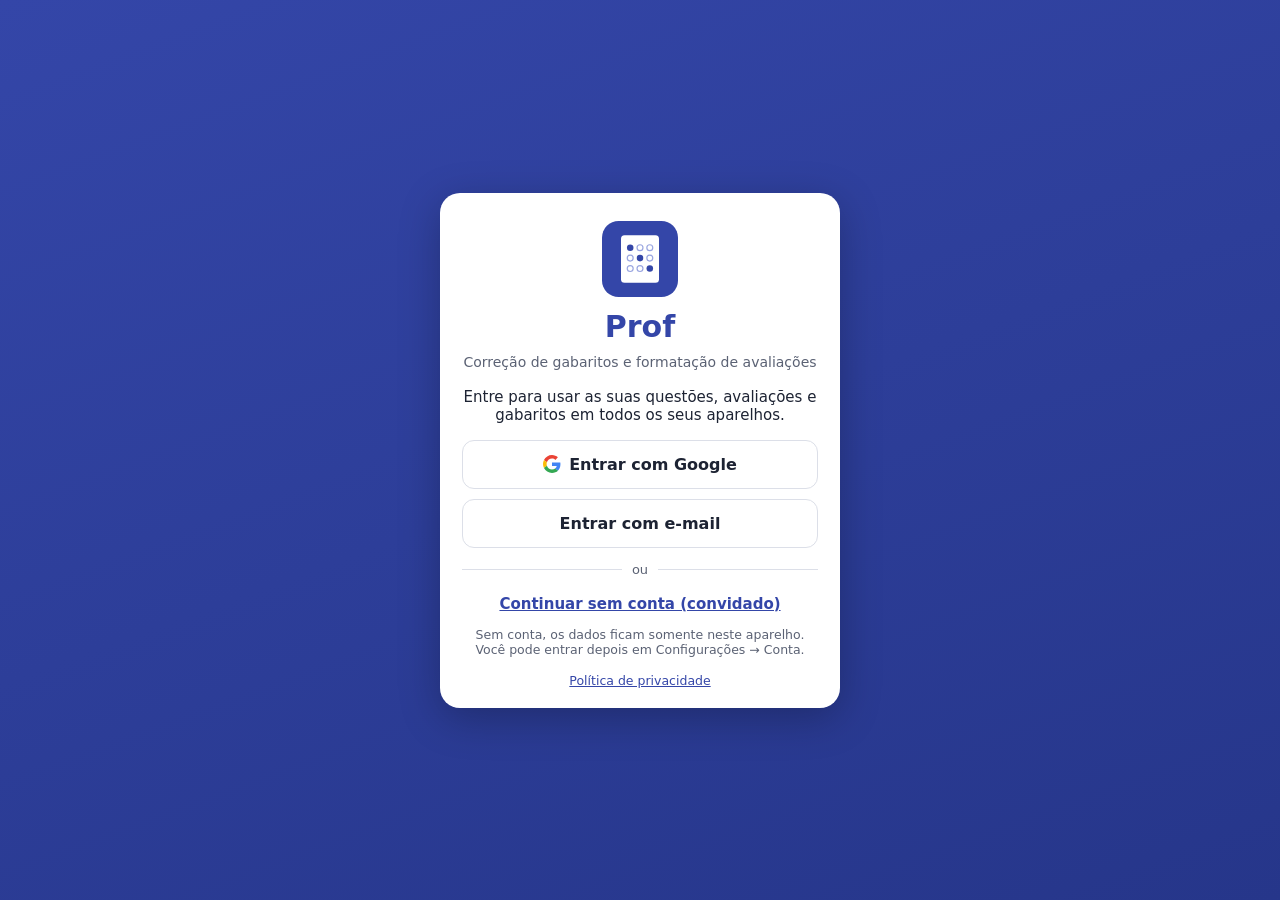
<file: index.html>
<!doctype html>
<html lang="pt-BR">
<head>
  <meta charset="utf-8">
  <meta name="viewport" content="width=device-width, initial-scale=1, viewport-fit=cover">
  <meta name="theme-color" content="#3446a8">
  <title>Prof</title>
  <link rel="manifest" href="manifest.webmanifest">
  <link rel="icon" href="icons/icon.svg" type="image/svg+xml">
  <link rel="apple-touch-icon" href="icons/apple-touch-icon.png">
  <meta name="apple-mobile-web-app-capable" content="yes">
  <meta name="apple-mobile-web-app-title" content="Prof">
  <link rel="stylesheet" href="css/app.css">
  <link rel="stylesheet" href="css/editor.css">
  <link rel="stylesheet" href="css/print.css">
</head>
<body>
  <header class="topbar no-print">
    <button class="icon-btn" id="btn-voltar" title="Voltar" aria-label="Voltar"><svg viewBox="0 0 24 24" fill="none" stroke="currentColor" stroke-width="3" stroke-linecap="round" stroke-linejoin="round"><path d="M19 12H5M12 19l-7-7 7-7"/></svg></button>
    <a href="#/" class="brand" id="brand">Prof</a>
    <h1 id="titulo-tela"></h1>
    <div id="topbar-acoes"></div>
    <a href="#/ajuda" class="icon-btn" id="btn-ajuda" title="Ajuda" aria-label="Ajuda"><svg viewBox="0 0 24 24" fill="none" stroke="currentColor" stroke-width="2" stroke-linecap="round" stroke-linejoin="round"><circle cx="12" cy="12" r="10"/><path d="M9.1 9a3 3 0 0 1 5.8 1c0 2-3 3-3 3"/><path d="M12 17h.01"/></svg></a>
    <a href="#/apoie" class="icon-btn" id="btn-apoie" title="Apoie o Prof" aria-label="Apoie o Prof"><svg viewBox="0 0 24 24" fill="none" stroke="currentColor" stroke-width="2" stroke-linecap="round" stroke-linejoin="round"><path d="M20.8 4.6a5.5 5.5 0 0 0-7.8 0L12 5.7l-1-1.1a5.5 5.5 0 0 0-7.8 7.8l1 1.1L12 21l7.8-7.5 1-1.1a5.5 5.5 0 0 0 0-7.8z"/></svg></a>
    <a href="#/configuracoes" class="icon-btn" id="btn-config" title="Configurações" aria-label="Configurações"><svg viewBox="0 0 24 24" fill="none" stroke="currentColor" stroke-width="2" stroke-linecap="round" stroke-linejoin="round"><circle cx="12" cy="12" r="3"/><path d="M19.4 15a1.65 1.65 0 0 0 .33 1.82l.06.06a2 2 0 1 1-2.83 2.83l-.06-.06a1.65 1.65 0 0 0-1.82-.33 1.65 1.65 0 0 0-1 1.51V21a2 2 0 1 1-4 0v-.09A1.65 1.65 0 0 0 9 19.4a1.65 1.65 0 0 0-1.82.33l-.06.06a2 2 0 1 1-2.83-2.83l.06-.06A1.65 1.65 0 0 0 4.6 15a1.65 1.65 0 0 0-1.51-1H3a2 2 0 1 1 0-4h.09A1.65 1.65 0 0 0 4.6 9a1.65 1.65 0 0 0-.33-1.82l-.06-.06a2 2 0 1 1 2.83-2.83l.06.06A1.65 1.65 0 0 0 9 4.6a1.65 1.65 0 0 0 1-1.51V3a2 2 0 1 1 4 0v.09a1.65 1.65 0 0 0 1 1.51 1.65 1.65 0 0 0 1.82-.33l.06-.06a2 2 0 1 1 2.83 2.83l-.06.06A1.65 1.65 0 0 0 19.4 9a1.65 1.65 0 0 0 1.51 1H21a2 2 0 1 1 0 4h-.09a1.65 1.65 0 0 0-1.51 1z"/></svg></a>
  </header>
  <main id="app"></main>
  <div id="print-root"></div>
  <div id="toasts" class="no-print"></div>
  <script type="module" src="js/app.js"></script>
</body>
</html>
</file>
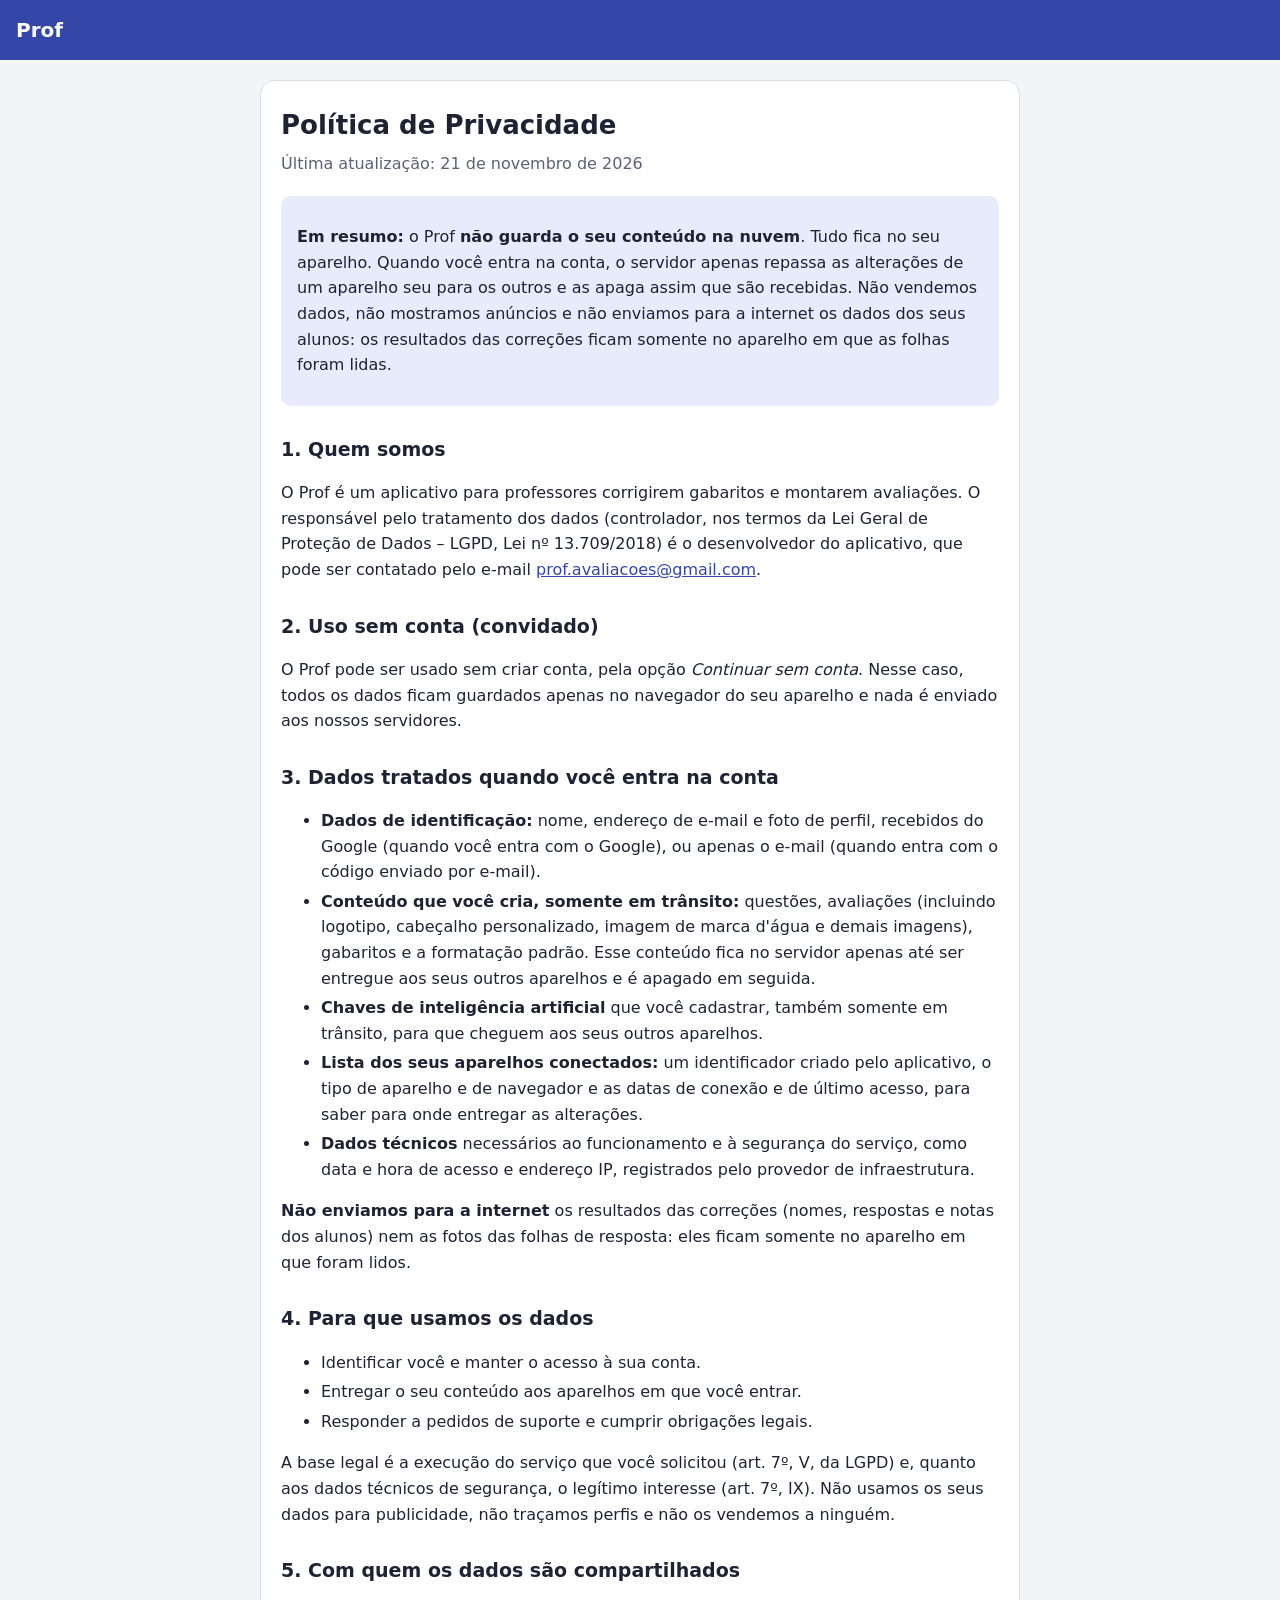
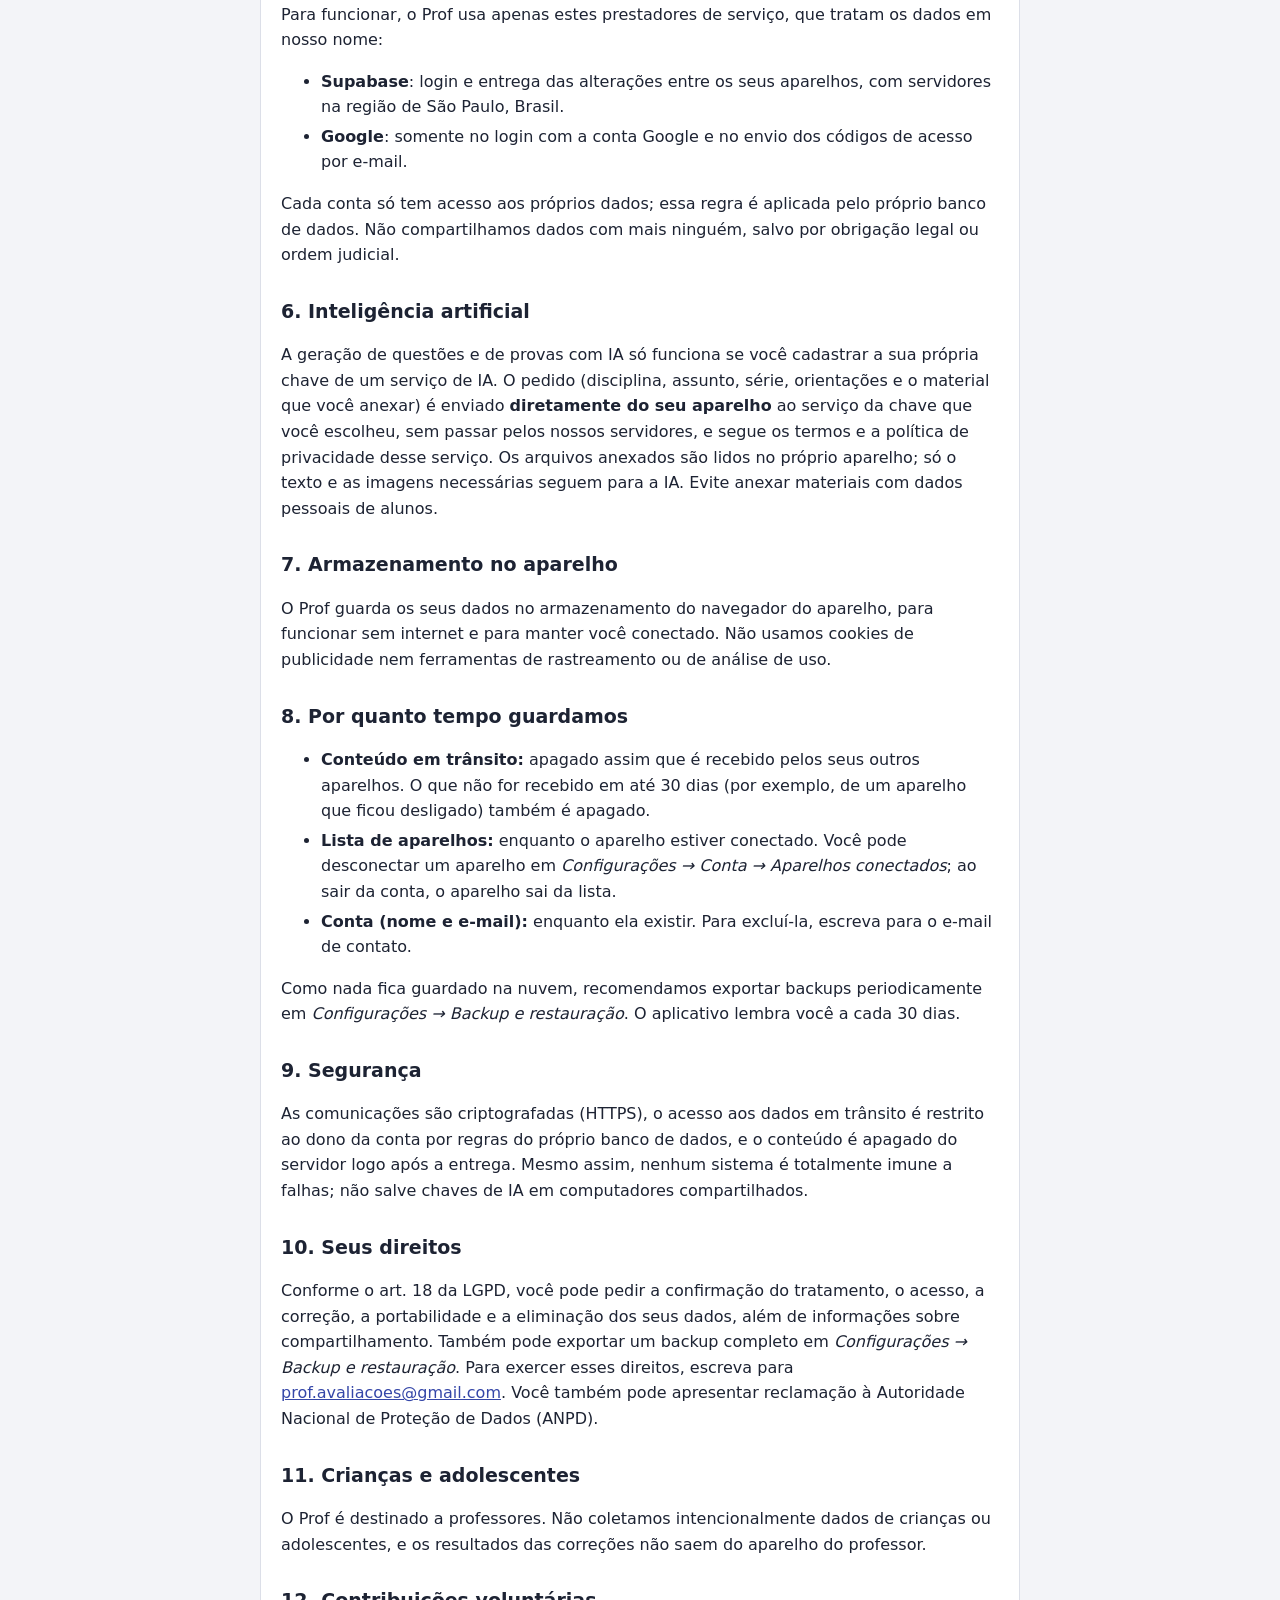
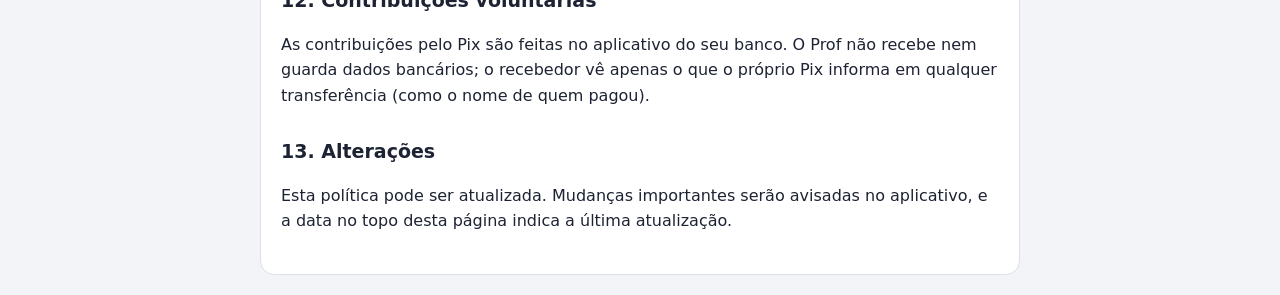
<file: privacidade.html>
<!doctype html>
<html lang="pt-BR">
<head>
  <meta charset="utf-8">
  <meta name="viewport" content="width=device-width, initial-scale=1">
  <meta name="theme-color" content="#3446a8">
  <title>Política de Privacidade – Prof</title>
  <link rel="icon" href="icons/icon.svg" type="image/svg+xml">
  <style>
    :root { --pri: #3446a8; --texto: #1d2333; --texto-2: #5b6274; --fundo: #f3f4f8; --sup: #fff; --borda: #dcdfe8; }
    * { box-sizing: border-box; }
    body { margin: 0; background: var(--fundo); color: var(--texto); font: 16px/1.6 system-ui, -apple-system, "Segoe UI", Roboto, sans-serif; }
    header { background: var(--pri); color: #fff; padding: 14px 16px; }
    header a { color: #fff; font-weight: 800; font-size: 20px; text-decoration: none; }
    main { max-width: 760px; margin: 20px auto; padding: 24px 20px; background: var(--sup); border: 1px solid var(--borda); border-radius: 14px; }
    h1 { font-size: 26px; margin: 0 0 4px; }
    h2 { font-size: 19px; margin: 28px 0 8px; }
    .data { color: var(--texto-2); margin: 0 0 20px; }
    li { margin: 4px 0; }
    a { color: var(--pri); }
    .resumo { background: #e8ebfb; border-radius: 10px; padding: 12px 16px; }
    @media (max-width: 800px) { main { margin: 0; border-radius: 0; border: 0; } }
  </style>
</head>
<body>
  <header><a href="./">Prof</a></header>
  <main>
    <h1>Política de Privacidade</h1>
    <p class="data">Última atualização: 21 de novembro de 2026</p>

    <div class="resumo">
      <p><strong>Em resumo:</strong> o Prof <strong>não guarda o seu conteúdo na nuvem</strong>. Tudo fica no seu aparelho. Quando você entra na conta, o servidor apenas repassa as alterações de um aparelho seu para os outros e as apaga assim que são recebidas. Não vendemos dados, não mostramos anúncios e não enviamos para a internet os dados dos seus alunos: os resultados das correções ficam somente no aparelho em que as folhas foram lidas.</p>
    </div>

    <h2>1. Quem somos</h2>
    <p>O Prof é um aplicativo para professores corrigirem gabaritos e montarem avaliações. O responsável pelo tratamento dos dados (controlador, nos termos da Lei Geral de Proteção de Dados – LGPD, Lei nº 13.709/2018) é o desenvolvedor do aplicativo, que pode ser contatado pelo e-mail <a href="mailto:prof.avaliacoes@gmail.com">prof.avaliacoes@gmail.com</a>.</p>

    <h2>2. Uso sem conta (convidado)</h2>
    <p>O Prof pode ser usado sem criar conta, pela opção <em>Continuar sem conta</em>. Nesse caso, todos os dados ficam guardados apenas no navegador do seu aparelho e nada é enviado aos nossos servidores.</p>

    <h2>3. Dados tratados quando você entra na conta</h2>
    <ul>
      <li><strong>Dados de identificação:</strong> nome, endereço de e-mail e foto de perfil, recebidos do Google (quando você entra com o Google), ou apenas o e-mail (quando entra com o código enviado por e-mail).</li>
      <li><strong>Conteúdo que você cria, somente em trânsito:</strong> questões, avaliações (incluindo logotipo, cabeçalho personalizado, imagem de marca d'água e demais imagens), gabaritos e a formatação padrão. Esse conteúdo fica no servidor apenas até ser entregue aos seus outros aparelhos e é apagado em seguida.</li>
      <li><strong>Chaves de inteligência artificial</strong> que você cadastrar, também somente em trânsito, para que cheguem aos seus outros aparelhos.</li>
      <li><strong>Lista dos seus aparelhos conectados:</strong> um identificador criado pelo aplicativo, o tipo de aparelho e de navegador e as datas de conexão e de último acesso, para saber para onde entregar as alterações.</li>
      <li><strong>Dados técnicos</strong> necessários ao funcionamento e à segurança do serviço, como data e hora de acesso e endereço IP, registrados pelo provedor de infraestrutura.</li>
    </ul>
    <p><strong>Não enviamos para a internet</strong> os resultados das correções (nomes, respostas e notas dos alunos) nem as fotos das folhas de resposta: eles ficam somente no aparelho em que foram lidos.</p>

    <h2>4. Para que usamos os dados</h2>
    <ul>
      <li>Identificar você e manter o acesso à sua conta.</li>
      <li>Entregar o seu conteúdo aos aparelhos em que você entrar.</li>
      <li>Responder a pedidos de suporte e cumprir obrigações legais.</li>
    </ul>
    <p>A base legal é a execução do serviço que você solicitou (art. 7º, V, da LGPD) e, quanto aos dados técnicos de segurança, o legítimo interesse (art. 7º, IX). Não usamos os seus dados para publicidade, não traçamos perfis e não os vendemos a ninguém.</p>

    <h2>5. Com quem os dados são compartilhados</h2>
    <p>Para funcionar, o Prof usa apenas estes prestadores de serviço, que tratam os dados em nosso nome:</p>
    <ul>
      <li><strong>Supabase</strong>: login e entrega das alterações entre os seus aparelhos, com servidores na região de São Paulo, Brasil.</li>
      <li><strong>Google</strong>: somente no login com a conta Google e no envio dos códigos de acesso por e-mail.</li>
    </ul>
    <p>Cada conta só tem acesso aos próprios dados; essa regra é aplicada pelo próprio banco de dados. Não compartilhamos dados com mais ninguém, salvo por obrigação legal ou ordem judicial.</p>

    <h2>6. Inteligência artificial</h2>
    <p>A geração de questões e de provas com IA só funciona se você cadastrar a sua própria chave de um serviço de IA. O pedido (disciplina, assunto, série, orientações e o material que você anexar) é enviado <strong>diretamente do seu aparelho</strong> ao serviço da chave que você escolheu, sem passar pelos nossos servidores, e segue os termos e a política de privacidade desse serviço. Os arquivos anexados são lidos no próprio aparelho; só o texto e as imagens necessárias seguem para a IA. Evite anexar materiais com dados pessoais de alunos.</p>

    <h2>7. Armazenamento no aparelho</h2>
    <p>O Prof guarda os seus dados no armazenamento do navegador do aparelho, para funcionar sem internet e para manter você conectado. Não usamos cookies de publicidade nem ferramentas de rastreamento ou de análise de uso.</p>

    <h2>8. Por quanto tempo guardamos</h2>
    <ul>
      <li><strong>Conteúdo em trânsito:</strong> apagado assim que é recebido pelos seus outros aparelhos. O que não for recebido em até 30 dias (por exemplo, de um aparelho que ficou desligado) também é apagado.</li>
      <li><strong>Lista de aparelhos:</strong> enquanto o aparelho estiver conectado. Você pode desconectar um aparelho em <em>Configurações → Conta → Aparelhos conectados</em>; ao sair da conta, o aparelho sai da lista.</li>
      <li><strong>Conta (nome e e-mail):</strong> enquanto ela existir. Para excluí-la, escreva para o e-mail de contato.</li>
    </ul>
    <p>Como nada fica guardado na nuvem, recomendamos exportar backups periodicamente em <em>Configurações → Backup e restauração</em>. O aplicativo lembra você a cada 30 dias.</p>

    <h2>9. Segurança</h2>
    <p>As comunicações são criptografadas (HTTPS), o acesso aos dados em trânsito é restrito ao dono da conta por regras do próprio banco de dados, e o conteúdo é apagado do servidor logo após a entrega. Mesmo assim, nenhum sistema é totalmente imune a falhas; não salve chaves de IA em computadores compartilhados.</p>

    <h2>10. Seus direitos</h2>
    <p>Conforme o art. 18 da LGPD, você pode pedir a confirmação do tratamento, o acesso, a correção, a portabilidade e a eliminação dos seus dados, além de informações sobre compartilhamento. Também pode exportar um backup completo em <em>Configurações → Backup e restauração</em>. Para exercer esses direitos, escreva para <a href="mailto:prof.avaliacoes@gmail.com">prof.avaliacoes@gmail.com</a>. Você também pode apresentar reclamação à Autoridade Nacional de Proteção de Dados (ANPD).</p>

    <h2>11. Crianças e adolescentes</h2>
    <p>O Prof é destinado a professores. Não coletamos intencionalmente dados de crianças ou adolescentes, e os resultados das correções não saem do aparelho do professor.</p>

    <h2>12. Contribuições voluntárias</h2>
    <p>As contribuições pelo Pix são feitas no aplicativo do seu banco. O Prof não recebe nem guarda dados bancários; o recebedor vê apenas o que o próprio Pix informa em qualquer transferência (como o nome de quem pagou).</p>

    <h2>13. Alterações</h2>
    <p>Esta política pode ser atualizada. Mudanças importantes serão avisadas no aplicativo, e a data no topo desta página indica a última atualização.</p>
  </main>
</body>
</html>
</file>
<file: css/app.css>
:root {
  --pri: #3446a8;
  --pri-2: #4f63d6;
  --pri-claro: #e8ebfb;
  --ver: #14866d;
  --ver-claro: #dff4ee;
  --verm: #c0392b;
  --verm-claro: #fbe5e2;
  --amar: #b7791f;
  --fundo: #f4f5f9;
  --sup: #ffffff;
  --borda: #dcdfe8;
  --texto: #1d2333;
  --texto-2: #5b6274;
  --raio: 12px;
  --sombra: 0 1px 2px rgba(20, 30, 60, .06), 0 4px 14px rgba(20, 30, 60, .06);
  font-family: system-ui, -apple-system, "Segoe UI", Roboto, Arial, sans-serif;
  color: var(--texto);
}
* { box-sizing: border-box; }
html, body { margin: 0; }
body { background: var(--fundo); min-height: 100vh; -webkit-tap-highlight-color: transparent; }
a { color: var(--pri); }
button, input, select, textarea { font: inherit; color: inherit; }

/* ---------- Barra superior ---------- */
.topbar {
  position: sticky; top: 0; z-index: 50;
  display: flex; align-items: center; gap: 10px;
  padding: 8px 14px; padding-top: max(8px, env(safe-area-inset-top));
  background: var(--pri); color: #fff;
  box-shadow: 0 2px 8px rgba(0,0,0,.15);
  min-height: 54px;
}
.topbar .brand { color: #fff; text-decoration: none; font-weight: 800; letter-spacing: .5px; font-size: 18px; }
.topbar h1 { font-size: 16px; font-weight: 600; margin: 0; flex: 1; white-space: nowrap; overflow: hidden; text-overflow: ellipsis; opacity: .95; }
.topbar h1:not(:empty)::before { content: "›"; margin-right: 8px; opacity: .6; }
#topbar-acoes { display: flex; gap: 6px; }
#topbar-acoes .btn { background: rgba(255,255,255,.15); color: #fff; border-color: transparent; }
#topbar-acoes .btn:hover { background: rgba(255,255,255,.25); }
#topbar-acoes .btn-primary { background: #fff; color: var(--pri); }
.icon-btn {
  border: 0; background: transparent; color: inherit; cursor: pointer;
  width: 36px; height: 36px; border-radius: 50%; font-size: 20px; line-height: 1;
  display: inline-flex; align-items: center; justify-content: center;
}
.icon-btn:hover { background: rgba(127,127,127,.15); }

main { max-width: 1100px; margin: 0 auto; padding: 18px 16px 80px; }

/* ---------- Botões ---------- */
.btn {
  display: inline-flex; align-items: center; justify-content: center; gap: 6px;
  padding: 9px 16px; border-radius: 10px; border: 1px solid var(--borda);
  background: var(--sup); cursor: pointer; font-weight: 600; font-size: 14px;
  text-decoration: none; color: var(--texto); white-space: nowrap;
  transition: background .15s, box-shadow .15s;
}
.btn:hover { background: #f0f2f8; }
.btn:disabled { opacity: .5; cursor: not-allowed; }
.btn-primary { background: var(--pri); color: #fff; border-color: var(--pri); }
.btn-primary:hover { background: var(--pri-2); }
.btn-danger { background: var(--verm); color: #fff; border-color: var(--verm); }
.btn-danger:hover { background: #d44a3b; }
.btn-ok { background: var(--ver); color: #fff; border-color: var(--ver); }
.btn-link { background: none; border: 0; color: var(--pri); text-decoration: underline; padding: 4px; }
.btn-sm { padding: 5px 10px; font-size: 13px; border-radius: 8px; }
.btn-grande { padding: 14px 22px; font-size: 16px; border-radius: 12px; }
.linha-botoes { display: flex; flex-wrap: wrap; gap: 8px; align-items: center; }
.espaco { flex: 1; }

/* ---------- Início ---------- */
.inicio { display: flex; flex-direction: column; align-items: center; padding-top: 4vh; }
.inicio-cabecalho { text-align: center; margin-bottom: 28px; }
.inicio-cabecalho h1 { font-size: 40px; margin: 0; color: var(--pri); letter-spacing: 1px; }
.inicio-cabecalho p { color: var(--texto-2); margin: 6px 0 0; }
.inicio-botoes { display: grid; grid-template-columns: repeat(auto-fit, minmax(280px, 1fr)); gap: 22px; width: 100%; max-width: 820px; }
.botao-grande {
  display: flex; flex-direction: column; align-items: center; text-align: center; gap: 10px;
  padding: 38px 24px; border-radius: 22px; text-decoration: none; color: #fff;
  box-shadow: 0 10px 30px rgba(30, 40, 90, .18); transition: transform .15s, box-shadow .15s;
  min-height: 260px; justify-content: center;
}
.botao-grande:hover { transform: translateY(-3px); box-shadow: 0 14px 36px rgba(30, 40, 90, .26); }
.botao-grande:active { transform: translateY(0); }
.botao-grande.leitor { background: linear-gradient(140deg, #2f7d6b, #14866d 50%, #0f6e5a); }
.botao-grande.formatador { background: linear-gradient(140deg, #4152b8, #3446a8 50%, #283a92); }
.bg-icone { width: 84px; height: 84px; }
.bg-icone svg { width: 100%; height: 100%; }
.bg-titulo { font-size: 24px; font-weight: 800; }
.bg-desc { opacity: .9; font-size: 15px; max-width: 280px; }
.inicio-rodape { margin-top: 28px; }

/* ---------- Cartões / listas ---------- */
.secao { margin-bottom: 26px; }
.secao-head { display: flex; align-items: center; gap: 10px; margin-bottom: 12px; flex-wrap: wrap; }
.secao-head h2 { margin: 0; font-size: 18px; flex: 1; }
.cartao { background: var(--sup); border: 1px solid var(--borda); border-radius: var(--raio); box-shadow: var(--sombra); padding: 16px; }
.grade { display: grid; grid-template-columns: repeat(auto-fill, minmax(210px, 1fr)); gap: 14px; }
.lista { display: flex; flex-direction: column; gap: 10px; }
.item {
  display: flex; align-items: center; gap: 12px; padding: 12px 14px;
  background: var(--sup); border: 1px solid var(--borda); border-radius: var(--raio);
  box-shadow: var(--sombra); text-decoration: none; color: inherit;
}
a.item:hover, .item.clicavel:hover { border-color: var(--pri-2); cursor: pointer; }
.item-corpo { flex: 1; min-width: 0; }
.item-titulo { font-weight: 700; }
.item-sub { color: var(--texto-2); font-size: 13px; margin-top: 2px; }
.item-texto { color: var(--texto-2); font-size: 14px; margin-top: 4px; display: -webkit-box; -webkit-line-clamp: 2; -webkit-box-orient: vertical; overflow: hidden; }
.chip { display: inline-block; padding: 2px 9px; border-radius: 99px; background: var(--pri-claro); color: var(--pri); font-size: 12px; font-weight: 600; margin-right: 4px; }
.chip.verde { background: var(--ver-claro); color: var(--ver); }
.chip.verm { background: var(--verm-claro); color: var(--verm); }

.pasta {
  position: relative; display: flex; flex-direction: column; gap: 6px; padding: 18px 16px 14px;
  background: var(--sup); border: 1px solid var(--borda); border-radius: 4px var(--raio) var(--raio) var(--raio);
  box-shadow: var(--sombra); text-decoration: none; color: inherit; margin-top: 12px;
}
.pasta::before {
  content: ""; position: absolute; left: -1px; top: -12px; width: 44%; height: 13px;
  background: var(--pri); border: 1px solid var(--pri); border-bottom: 0; border-radius: 8px 10px 0 0;
}
.pasta { border-top: 4px solid var(--pri); }
.pasta:hover { border-color: var(--pri-2); transform: translateY(-1px); }
.pasta-titulo { font-weight: 800; font-size: 16px; }
.pasta-sub { font-size: 13px; color: var(--texto-2); }

.botoes-leitor { display: grid; grid-template-columns: repeat(auto-fit, minmax(220px, 1fr)); gap: 14px; margin-bottom: 26px; }
.botao-acao {
  display: flex; align-items: center; gap: 14px; padding: 20px; border-radius: 16px; cursor: pointer;
  background: var(--sup); border: 1px solid var(--borda); box-shadow: var(--sombra); text-align: left;
  text-decoration: none; color: inherit; font-weight: 700; font-size: 16px;
}
.botao-acao:hover { border-color: var(--pri); }
.botao-acao small { display: block; font-weight: 400; color: var(--texto-2); font-size: 13px; }

/* ---------- Formulários ---------- */
.campo { display: flex; flex-direction: column; gap: 4px; margin-bottom: 12px; }
.campo-label { font-size: 13px; font-weight: 600; color: var(--texto-2); }
.campo input, .campo select, .campo textarea, .inp {
  padding: 9px 11px; border: 1px solid var(--borda); border-radius: 9px; background: #fff; width: 100%;
}
.campo input:focus, .campo select:focus, .campo textarea:focus, .inp:focus { outline: 2px solid var(--pri-2); outline-offset: -1px; }
.campo input[type=checkbox] { width: auto; }
.campo-check { display: flex; align-items: center; gap: 8px; margin-bottom: 10px; cursor: pointer; }
.dica { color: var(--texto-2); font-size: 12px; }
.form-grade { display: grid; grid-template-columns: repeat(auto-fit, minmax(180px, 1fr)); gap: 0 14px; }
.busca { display: flex; gap: 8px; flex-wrap: wrap; margin-bottom: 14px; }
.busca .inp { flex: 1; min-width: 160px; }
.busca select.inp { flex: 0 1 180px; }

/* ---------- Modal ---------- */
.modal-overlay { position: fixed; inset: 0; background: rgba(15, 20, 40, .45); z-index: 200; display: flex; align-items: center; justify-content: center; padding: 16px; }
.modal { background: var(--sup); border-radius: 16px; width: 100%; max-width: 460px; max-height: 92vh; display: flex; flex-direction: column; box-shadow: 0 20px 60px rgba(0,0,0,.25); }
.modal-largo { max-width: 860px; }
.modal-head { display: flex; align-items: center; padding: 14px 18px; border-bottom: 1px solid var(--borda); }
.modal-head h2 { margin: 0; font-size: 18px; flex: 1; }
.modal-body { padding: 18px; overflow: auto; }
.modal-foot { display: flex; justify-content: flex-end; gap: 8px; padding: 12px 18px; border-top: 1px solid var(--borda); flex-wrap: wrap; }

/* ---------- Toast ---------- */
#toasts { position: fixed; bottom: 20px; left: 50%; transform: translateX(-50%); z-index: 400; display: flex; flex-direction: column; gap: 8px; align-items: center; }
.toast { background: #222838; color: #fff; padding: 10px 18px; border-radius: 10px; font-size: 14px; box-shadow: 0 6px 20px rgba(0,0,0,.25); transition: opacity .4s, transform .4s; }
.toast-ok { background: var(--ver); }
.toast-erro { background: var(--verm); }
.toast.saindo { opacity: 0; transform: translateY(8px); }

.vazio { text-align: center; color: var(--texto-2); padding: 40px 16px; border: 2px dashed var(--borda); border-radius: var(--raio); }
.vazio-icone { font-size: 40px; margin-bottom: 6px; }
.erro { padding: 20px; background: var(--verm-claro); color: var(--verm); border-radius: var(--raio); }

/* ---------- Editor de gabarito ---------- */
.gab-grade { display: grid; grid-template-columns: repeat(auto-fill, minmax(260px, 1fr)); gap: 6px 22px; }
.gab-linha { display: flex; align-items: center; gap: 6px; padding: 4px 6px; border-radius: 8px; }
.gab-linha:nth-child(odd) { background: #f8f9fc; }
.gab-linha.anulada { opacity: .55; }
.gab-num { width: 30px; font-weight: 700; text-align: right; font-variant-numeric: tabular-nums; }
.bolha {
  width: 34px; height: 34px; border-radius: 50%; border: 2px solid #9aa2b8; background: #fff; cursor: pointer;
  font-weight: 700; font-size: 14px; color: #6a7186; display: inline-flex; align-items: center; justify-content: center; padding: 0;
}
.bolha:hover { border-color: var(--pri); }
.bolha.marcada { background: var(--pri); border-color: var(--pri); color: #fff; }
.bolha.certa { background: var(--ver); border-color: var(--ver); color: #fff; }
.bolha.errada { background: var(--verm); border-color: var(--verm); color: #fff; }
.bolha.gabarito { border-color: var(--ver); border-width: 3px; color: var(--ver); }
.gab-anular { margin-left: auto; font-size: 12px; color: var(--texto-2); background: none; border: 1px solid transparent; border-radius: 6px; cursor: pointer; padding: 3px 6px; }
.gab-anular:hover { border-color: var(--borda); }
.gab-linha.anulada .gab-anular { color: var(--verm); font-weight: 700; }
.abas { display: flex; gap: 6px; flex-wrap: wrap; margin-bottom: 14px; }
.aba { padding: 8px 14px; border-radius: 99px; border: 1px solid var(--borda); background: var(--sup); cursor: pointer; font-weight: 600; text-decoration: none; color: inherit; }
.aba.ativa { background: var(--pri); color: #fff; border-color: var(--pri); }

/* ---------- Câmera / correção ---------- */
.camera-box { position: relative; background: #000; border-radius: var(--raio); overflow: hidden; max-width: 720px; margin: 0 auto; aspect-ratio: 3/4; }
.camera-box video { width: 100%; height: 100%; object-fit: cover; display: block; }
.camera-guia { position: absolute; inset: 6% 8%; border: 2px dashed rgba(255,255,255,.7); border-radius: 8px; pointer-events: none; }
.camera-guia i { position: absolute; width: 26px; height: 26px; border: 4px solid #fff; }
.camera-guia i:nth-child(1) { left: -3px; top: -3px; border-right: 0; border-bottom: 0; }
.camera-guia i:nth-child(2) { right: -3px; top: -3px; border-left: 0; border-bottom: 0; }
.camera-guia i:nth-child(3) { right: -3px; bottom: -3px; border-left: 0; border-top: 0; }
.camera-guia i:nth-child(4) { left: -3px; bottom: -3px; border-right: 0; border-top: 0; }
.camera-box.detectado .camera-guia { border-color: #3ddc97; }
.camera-status { position: absolute; left: 0; right: 0; bottom: 0; padding: 10px; text-align: center; color: #fff; background: linear-gradient(transparent, rgba(0,0,0,.7)); font-size: 14px; }
.camera-controles { display: flex; justify-content: center; gap: 12px; margin: 14px 0; flex-wrap: wrap; align-items: center; }
.btn-captura { width: 72px; height: 72px; border-radius: 50%; border: 5px solid var(--ver); background: #fff; cursor: pointer; box-shadow: var(--sombra); }
.btn-captura:active { background: var(--ver-claro); }
.revisao { display: grid; grid-template-columns: minmax(0, 1fr) minmax(0, 1fr); gap: 18px; }
@media (max-width: 760px) { .revisao { grid-template-columns: 1fr; } }
.revisao canvas { width: 100%; height: auto; border-radius: 8px; border: 1px solid var(--borda); background: #fff; }
.revisao .linha-botoes > label { display: inline-flex; align-items: center; gap: 6px; }
.revisao .linha-botoes > label .inp { width: auto; }
.placar { display: flex; align-items: baseline; gap: 14px; margin-bottom: 12px; flex-wrap: wrap; }
.placar .nota { font-size: 40px; font-weight: 800; color: var(--pri); }
.resp-grade { display: grid; grid-template-columns: repeat(auto-fill, minmax(140px, 1fr)); gap: 6px; }
.resp-item { display: flex; align-items: center; gap: 6px; padding: 4px 8px; border-radius: 8px; font-size: 14px; }
.resp-item.ok { background: var(--ver-claro); }
.resp-item.erro { background: var(--verm-claro); }
.resp-item.anul { background: #eee; }
.resp-item b { width: 26px; text-align: right; }
.resp-item select { padding: 3px; border-radius: 6px; border: 1px solid var(--borda); }
.fila-arquivos { display: flex; gap: 8px; flex-wrap: wrap; margin-bottom: 12px; font-size: 13px; color: var(--texto-2); }

table.tabela { width: 100%; border-collapse: collapse; background: var(--sup); border-radius: var(--raio); overflow: hidden; box-shadow: var(--sombra); }
table.tabela th, table.tabela td { padding: 9px 10px; border-bottom: 1px solid var(--borda); text-align: left; font-size: 14px; }
table.tabela th { background: #f0f2f8; font-size: 13px; color: var(--texto-2); }
table.tabela tr:hover td { background: #fafbfe; }
.tabela-wrap { overflow-x: auto; }
.barra { height: 8px; border-radius: 4px; background: #e6e8ef; overflow: hidden; min-width: 80px; }
.barra > span { display: block; height: 100%; background: var(--ver); }

/* ---------- Banco de questões / avaliação ---------- */
.q-preview { font-size: 14px; }
.q-preview img { max-width: 100%; }
.q-preview .q-alts { margin: 6px 0 0; padding-left: 0; list-style: none; }
.q-preview .q-alts li { margin: 2px 0; }
.q-preview .q-alts li.correta { color: var(--ver); font-weight: 700; }
.editor-bloco { margin-bottom: 18px; }
.editor-bloco > h3 { font-size: 15px; margin: 0 0 6px; display: flex; align-items: center; gap: 8px; }
.editor-bloco > h3 .tag { width: 10px; height: 10px; border-radius: 3px; display: inline-block; }
.distrator { display: flex; gap: 8px; align-items: flex-start; margin-bottom: 8px; }
.distrator > .letra { width: 28px; height: 28px; border-radius: 50%; background: var(--verm-claro); color: var(--verm); font-weight: 800; display: flex; align-items: center; justify-content: center; flex: none; margin-top: 6px; }
.distrator > .ed-wrap { flex: 1; min-width: 0; }
.selecionada { outline: 2px solid var(--pri-2); }
.lista-ordenavel .item { gap: 8px; }
.ordem-btns { display: flex; flex-direction: column; gap: 2px; }
.ordem-btns button { border: 1px solid var(--borda); background: #fff; border-radius: 6px; width: 30px; height: 24px; cursor: pointer; font-size: 12px; }
.num-q { width: 32px; height: 32px; border-radius: 50%; background: var(--pri-claro); color: var(--pri); font-weight: 800; display: flex; align-items: center; justify-content: center; flex: none; }
.duas-col { display: grid; grid-template-columns: minmax(0, 1.2fr) minmax(0, 1fr); gap: 18px; align-items: start; }
@media (max-width: 860px) { .duas-col { grid-template-columns: 1fr; } }
details.cartao > summary { cursor: pointer; font-weight: 700; list-style: none; display: flex; align-items: center; gap: 8px; }
details.cartao > summary::before { content: "▸"; transition: transform .15s; }
details.cartao[open] > summary::before { transform: rotate(90deg); }
details.cartao[open] > summary { margin-bottom: 12px; }

.preview-folhas { background: #8b90a0; padding: 20px 0; border-radius: var(--raio); overflow: auto; }

@media (max-width: 560px) {
  main { padding: 12px 10px 80px; }
  .item { flex-wrap: wrap; }
  .item > .item-corpo { flex-basis: calc(100% - 60px); }
  .item > .linha-botoes { width: 100%; justify-content: flex-end; }
  #topbar-acoes .btn { padding: 7px 10px; font-size: 13px; }
  .topbar .brand { display: none; }
  .botao-grande { min-height: 200px; padding: 26px 18px; }
  .bg-titulo { font-size: 21px; }
  .bolha { width: 30px; height: 30px; font-size: 13px; }
}

/* ---------- Cabeçalho personalizado ---------- */
.titulo-cab { display: grid; grid-template-columns: minmax(0, 1fr) auto; gap: 0 14px; align-items: end; }
@media (max-width: 560px) { .titulo-cab { grid-template-columns: 1fr; } }
.cab-ctrl .linha-botoes { flex-wrap: nowrap; }
.cab-mini { height: 36px; max-width: 150px; object-fit: contain; border: 1px solid var(--borda); border-radius: 6px; background: #fff; }
.cabed-palco { background: #8b90a0; padding: 16px; border-radius: 10px; overflow-x: auto; display: flex; flex-direction: column; align-items: center; }
.cabed-area { position: relative; background: #fff; box-shadow: 0 2px 10px rgba(0, 0, 0, .25); min-height: 30px; }
.cabed-regua { position: absolute; inset: 0; pointer-events: none; outline: 1px dashed #b7bcd0; }
.cabed-img-caixa { position: absolute; cursor: move; outline: 1.5px solid #4f63d6; touch-action: none; }
.cabed-img { width: 100%; height: 100%; display: block; user-select: none; -webkit-user-drag: none; pointer-events: none; }
.cabed-alca { position: absolute; right: -8px; bottom: -8px; width: 16px; height: 16px; background: #fff; border: 2px solid #4f63d6; border-radius: 50%; cursor: nwse-resize; touch-action: none; }
.cabed-alca-e { bottom: calc(50% - 8px); border-radius: 3px; cursor: ew-resize; }
.cabed-amostra { background: #fff; padding: 8px 10px; font-size: 12px; color: #444; border-top: 1px dashed #ccd; }
.cabed-linha { display: flex; gap: 14px; flex-wrap: wrap; margin: 2px 0; }
.cabed-medidas { margin-top: 10px; font-size: 13px; }
.cabed-medidas label { display: inline-flex; align-items: center; gap: 4px; }

/* ---------- cartão Formatação (controles gráficos) ---------- */
.fmt-cartao { display: flex; flex-direction: column; gap: 10px; }
.fmt-previa { background: linear-gradient(180deg, #eef0f7, #e3e6f0); border-radius: 12px; padding: 10px 12px 14px; }
.fmt-previa-head { display: flex; align-items: center; gap: 8px; font-size: 12.5px; font-weight: 700; color: #3c4257; margin-bottom: 8px; }
.fmt-previa-head .btn { margin-left: auto; }
.fmt-folha-moldura { position: relative; overflow: hidden; border-radius: 3px; box-shadow: 0 6px 18px rgba(30, 40, 80, .22), 0 0 0 1px rgba(0, 0, 0, .06); background: #fff; }
.fmt-folha { position: absolute; top: 0; left: 0; width: 210mm; height: 297mm; overflow: hidden; transform-origin: 0 0; background: #fff; pointer-events: none; }
.fmt-folha .pagina-prova { width: 210mm; min-height: 297mm; padding: var(--margem, 13mm 12mm); margin: 0; box-sizing: border-box; color: #000; }

.fmt-secao { border: 1px solid var(--borda); border-radius: 12px; background: #fff; overflow: hidden; }
.fmt-secao > summary { list-style: none; display: flex; align-items: center; gap: 10px; padding: 11px 12px; cursor: pointer; user-select: none; }
.fmt-secao > summary::-webkit-details-marker { display: none; }
.fmt-secao > summary:hover { background: #f7f8fc; }
.fmt-sec-ic { width: 30px; height: 30px; border-radius: 9px; background: var(--pri-claro); color: var(--pri); display: inline-flex; align-items: center; justify-content: center; flex: none; }
.fmt-sec-ic svg { width: 18px; height: 18px; }
.fmt-previa-head .fmt-sec-ic { width: 24px; height: 24px; border-radius: 7px; background: #fff; }
.fmt-previa-head .fmt-sec-ic svg { width: 15px; height: 15px; }
.fmt-sec-tit { font-weight: 700; font-size: 14px; white-space: nowrap; }
.fmt-resumo { flex: 1; min-width: 0; text-align: right; font-size: 12px; color: var(--texto-2); white-space: nowrap; overflow: hidden; text-overflow: ellipsis; }
.fmt-sec-seta { display: inline-flex; color: var(--texto-2); transition: transform .2s; }
.fmt-sec-seta svg { width: 14px; height: 14px; }
.fmt-secao:not([open]) .fmt-sec-seta { transform: rotate(-90deg); }
.fmt-sec-corpo { padding: 4px 12px 12px; display: flex; flex-direction: column; gap: 10px; border-top: 1px solid #eef0f5; padding-top: 12px; }

.fmt-linha { display: flex; align-items: center; justify-content: space-between; gap: 10px; flex-wrap: wrap; }
.fmt-pilha { display: flex; flex-direction: column; gap: 6px; }
.fmt-rot { font-size: 12.5px; font-weight: 600; color: #4a5064; }
.fmt-ctl { display: flex; align-items: center; gap: 8px; }

.fmt-seg { display: inline-flex; background: #f0f2f8; border: 1px solid #e1e4ee; border-radius: 10px; padding: 3px; gap: 2px; }
.fmt-seg-wrap { flex-wrap: wrap; }
.fmt-seg-b { border: 0; background: transparent; border-radius: 7px; padding: 5px 10px; min-width: 34px; min-height: 30px; cursor: pointer; font-size: 12.5px; font-weight: 600; color: #4a5064; display: inline-flex; align-items: center; justify-content: center; gap: 5px; transition: background .15s, color .15s, box-shadow .15s; }
.fmt-seg-b:hover:not(:disabled) { background: #e4e8f5; }
.fmt-seg-b.ativo { background: #fff; color: var(--pri); box-shadow: 0 1px 3px rgba(30, 40, 90, .18), 0 0 0 1px rgba(52, 70, 168, .18); }
.fmt-seg-b:disabled { opacity: .4; cursor: not-allowed; }
.fmt-seg-comp .fmt-seg-b { padding: 5px 7px; min-width: 30px; font-variant-numeric: tabular-nums; }
.fmt-ic { display: inline-flex; }
.fmt-ic svg { width: 17px; height: 17px; }

.fmt-blocos { display: grid; grid-template-columns: repeat(auto-fill, minmax(78px, 1fr)); gap: 6px; }
.fmt-blocos-2 { grid-template-columns: 1fr 1fr; }
.fmt-blocos-3 { grid-template-columns: repeat(3, 1fr); }
.fmt-bloco { border: 1.5px solid #e1e4ee; background: #fff; border-radius: 10px; padding: 8px 6px 6px; cursor: pointer; display: flex; flex-direction: column; align-items: center; gap: 5px; color: #6a7186; transition: border-color .15s, background .15s, color .15s; }
.fmt-bloco:hover { border-color: #b9c3f1; color: var(--pri); }
.fmt-bloco.ativo { border-color: var(--pri); background: var(--pri-claro); color: var(--pri); box-shadow: 0 0 0 2px rgba(52, 70, 168, .12); }
.fmt-bloco-img { display: flex; align-items: center; justify-content: center; min-height: 30px; }
.fmt-bloco-img svg { width: 44px; height: 28px; }
.fmt-blocos-pag .fmt-bloco-img svg { width: 26px; height: 34px; }
.fmt-bloco-rot { font-size: 11.5px; font-weight: 600; text-align: center; line-height: 1.15; }
.fmt-blocos-num { grid-template-columns: repeat(auto-fill, minmax(70px, 1fr)); }
.fmt-qn { font-family: Arial, sans-serif; font-size: 13px; color: #000; }
.fmt-qn .q-num { font-weight: bold; margin: 0; }

.fmt-chave { position: relative; display: inline-flex; cursor: pointer; }
.fmt-chave input { position: absolute; opacity: 0; width: 1px; height: 1px; }
.fmt-chave-trilho { width: 40px; height: 23px; border-radius: 99px; background: #cfd4e2; position: relative; transition: background .2s; }
.fmt-chave-bola { position: absolute; top: 3px; left: 3px; width: 17px; height: 17px; border-radius: 50%; background: #fff; box-shadow: 0 1px 3px rgba(0, 0, 0, .3); transition: transform .2s; }
.fmt-chave input:checked + .fmt-chave-trilho { background: var(--pri); }
.fmt-chave input:checked + .fmt-chave-trilho .fmt-chave-bola { transform: translateX(17px); }
.fmt-chave input:focus-visible + .fmt-chave-trilho { outline: 2px solid var(--pri-2); outline-offset: 2px; }

.fmt-passo { display: inline-flex; align-items: center; border: 1px solid #e1e4ee; border-radius: 10px; background: #f0f2f8; padding: 3px; }
.fmt-passo-b { width: 30px; height: 30px; border: 0; border-radius: 7px; background: #fff; cursor: pointer; font-size: 17px; font-weight: 700; color: var(--pri); box-shadow: 0 1px 2px rgba(0, 0, 0, .08); }
.fmt-passo-b:disabled { opacity: .35; cursor: not-allowed; }
.fmt-passo-v { min-width: 58px; text-align: center; font-weight: 700; font-size: 13px; font-variant-numeric: tabular-nums; }
.fmt-fonte { width: auto; min-width: 150px; }
.fmt-fonte-amostra { width: 34px; height: 34px; border-radius: 9px; background: #f0f2f8; display: inline-flex; align-items: center; justify-content: center; font-size: 17px; color: #222; }

/* ---------- Formatação: ferramentas estilo Word ---------- */
.fmt-barra-padrao { display: flex; flex-direction: column; gap: 8px; }
.fmt-barra-padrao .btn .fmt-ic svg { width: 15px; height: 15px; }
.fmt-barra-padrao .btn.ativo { background: var(--pri); border-color: var(--pri); color: #fff; }
.fmt-barra-padrao .btn.apagado { opacity: .6; }
.fmt-estimativa { margin-left: auto; background: #fff; border-radius: 99px; padding: 2px 9px; font-size: 11.5px; font-weight: 600; color: var(--pri); }
.fmt-previa-head .btn { margin-left: 0; }
.fmt-gal-barra { display: grid; grid-template-columns: repeat(4, 1fr); gap: 6px; }
.fmt-gal-b { display: flex; flex-direction: column; align-items: center; gap: 3px; padding: 8px 4px 4px; border: 1px solid #e1e4ee; border-radius: 10px; background: #fff; cursor: pointer; color: #2b3040; }
.fmt-gal-b:hover, .fmt-gal-b.aberto { border-color: #b9c3f1; background: #f5f7ff; color: var(--pri); }
.fmt-gal-ic svg { width: 28px; height: 28px; }
.fmt-gal-rot { font-size: 12px; font-weight: 600; }
.fmt-gal-caret svg { width: 11px; height: 11px; }
.fmt-galeria { width: 300px; padding: 2px; }
.fmt-gi { display: flex; align-items: center; gap: 12px; width: 100%; border: 1px solid transparent; background: none; text-align: left; padding: 7px 8px; border-radius: 6px; cursor: pointer; color: inherit; }
.fmt-gi:hover { background: #f1f3fa; }
.fmt-gi.ativo { background: #e8ecfc; border-color: #c5ccf3; }
.fmt-gi-img svg { width: 32px; height: 42px; color: #4a5064; display: block; }
.fmt-gi-txt { display: flex; flex-direction: column; gap: 1px; }
.fmt-gi-txt b { font-size: 13px; }
.fmt-gi-txt small { font-size: 11.5px; color: var(--texto-2); white-space: pre-line; line-height: 1.35; }
.fmt-gi-mais { width: 100%; text-align: left; border: 0; border-top: 1px solid #e3e5ec; background: none; padding: 9px 10px; margin-top: 3px; cursor: pointer; font-size: 13px; }
.fmt-gi-mais:hover { background: #f1f3fa; }
.fmt-gi-nota { display: block; padding: 6px 10px 4px; font-size: 11px; color: var(--texto-2); }
.fmt-layout-resumo { display: flex; gap: 10px; align-items: flex-start; font-size: 12px; color: #4a5064; background: #f7f8fc; border-radius: 8px; padding: 8px 10px; line-height: 1.5; }
.fmt-lr-img svg { width: 32px; height: 44px; color: var(--pri); flex: none; }
.fmt-fonte-barra { display: flex; align-items: center; gap: 4px; flex-wrap: wrap; }
.fmt-fonte-barra .ed-combo { height: 32px; }
.fmt-fonte-barra .ed-combo-inp { font-size: 14px; }
.fmt-mini-b { height: 32px; min-width: 32px; border: 1px solid #e1e4ee; border-radius: 8px; background: #fff; cursor: pointer; display: inline-flex; align-items: center; justify-content: center; gap: 4px; padding: 0 6px; color: #2b3040; }
.fmt-mini-b:hover, .fmt-mini-b.aberto { border-color: #b9c3f1; background: #f5f7ff; color: var(--pri); }
.fmt-mini-b svg { width: 18px; height: 18px; }
.fmt-mini-largo .fmt-ic:last-child svg { width: 11px; height: 11px; }
.fmt-espac-v { font-weight: 700; font-size: 13px; min-width: 28px; }
.fmt-grade-num { display: grid; grid-template-columns: repeat(3, 1fr); gap: 8px; }
.fmt-grade-num label { display: flex; flex-direction: column; gap: 4px; }
.fmt-num { display: flex; align-items: stretch; border: 1px solid #d7dbe7; border-radius: 8px; background: #fff; height: 32px; overflow: hidden; }
.fmt-num:focus-within { border-color: var(--pri-2); }
.fmt-num-inp { width: 100%; min-width: 0; border: 0; outline: none; padding: 0 2px 0 8px; font-size: 13px; font-weight: 600; -moz-appearance: textfield; }
.fmt-num-inp::-webkit-inner-spin-button, .fmt-num-inp::-webkit-outer-spin-button { -webkit-appearance: none; margin: 0; }
.fmt-num-suf { display: flex; align-items: center; font-size: 11.5px; color: var(--texto-2); padding-right: 4px; }
.fmt-num-setas { display: flex; flex-direction: column; border-left: 1px solid #e6e8ef; }
.fmt-num-seta { flex: 1; border: 0; background: #f6f7fb; cursor: pointer; font-size: 9px; line-height: 1; padding: 0 6px; color: #4a5064; }
.fmt-num-seta:hover { background: #e4e8f5; color: var(--pri); }
.fmt-medidor { position: absolute; left: -10000px; top: 0; visibility: hidden; pointer-events: none; }
.fmt-medidor .pagina-prova { padding: 0; }
.fmt-guia { position: absolute; border: 1.5px dashed rgba(79, 99, 214, .45); pointer-events: none; }
.fmt-num-pag { position: absolute; font: 10pt Arial, sans-serif; color: #333; }
.fmt-np-topo-dir { top: calc(var(--msup) / 2 - 2mm); right: var(--mdir); }
.fmt-np-rodape-centro { bottom: calc(var(--minf) / 2 - 2mm); left: 0; right: 0; text-align: center; }
.fmt-np-rodape-dir { bottom: calc(var(--minf) / 2 - 2mm); right: var(--mdir); }
.fmt-dlg { display: grid; grid-template-columns: minmax(0, 1fr) 120px; gap: 16px; }
.fmt-dlg-lado { display: flex; flex-direction: column; align-items: center; gap: 6px; }
.fmt-dlg-prev { background: #eef0f7; border-radius: 8px; padding: 10px; display: flex; justify-content: center; width: 100%; }
.fmt-dlg-prev svg { width: 84px; height: 118px; color: var(--pri); }
.fmt-bloco-pag svg { width: 26px !important; height: 34px !important; }
@media (max-width: 560px) {
  .fmt-gal-barra { grid-template-columns: repeat(2, 1fr); }
  .fmt-dlg { grid-template-columns: 1fr; }
}

/* ---------- Configurações ---------- */
.cfg { max-width: 720px; margin: 0 auto; }
.cfg-tit { margin: 0 0 4px; font-size: 18px; }
.cfg-chave { display: flex; gap: 8px; flex-wrap: wrap; margin: 12px 0 6px; }
.cfg-chave .inp { flex: 1 1 260px; min-width: 0; font-family: ui-monospace, Consolas, monospace; }
.cfg-status { margin: 6px 0 10px; font-size: 14px; color: var(--texto-2); }
.cfg-status.ok { color: var(--ver); font-weight: 600; }
.cfg-status.erro { color: var(--verm); }
#btn-config, #btn-apoie, #btn-ajuda { color: #fff; text-decoration: none; }
#btn-apoie svg, #btn-ajuda svg { width: 21px; height: 21px; }
#btn-config svg { width: 22px; height: 22px; }
.btn-ia { gap: 6px; }
.ia-item { display: flex; gap: 10px; align-items: flex-start; }
.ia-item input[type=checkbox] { margin-top: 6px; width: 18px; height: 18px; flex: none; }
.ia-item .q-preview { flex: 1; min-width: 0; }
.cfg-fila { list-style: none; margin: 12px 0 4px; padding: 0; display: flex; flex-direction: column; gap: 8px; }
.cfg-item { display: flex; align-items: center; gap: 10px; padding: 8px 10px; border: 1px solid var(--borda); border-radius: 10px; background: var(--sup); }
.cfg-item.arrastando { box-shadow: 0 6px 18px rgba(20,30,60,.18); border-color: var(--pri-2); position: relative; z-index: 2; }
.cfg-alca { cursor: grab; touch-action: none; user-select: none; font-size: 20px; line-height: 1; color: var(--texto-2); padding: 6px 4px; }
.cfg-item.arrastando .cfg-alca { cursor: grabbing; }
.cfg-num { width: 24px; height: 24px; border-radius: 50%; background: var(--pri-claro); color: var(--pri); font-weight: 700; font-size: 13px; display: inline-flex; align-items: center; justify-content: center; flex: none; }
.cfg-info { flex: 1; min-width: 0; }
.cfg-nome { font-weight: 600; }
.cfg-sub { font-size: 13px; color: var(--texto-2); overflow: hidden; text-overflow: ellipsis; white-space: nowrap; font-family: ui-monospace, Consolas, monospace; }
.cfg-vazio { color: var(--texto-2); font-size: 14px; }
.cfg-subtit { font-size: 15px; margin: 16px 0 0; }
.aparelhos .cfg-sub { font-family: inherit; }
.aparelhos .chip { margin-left: 6px; font-weight: 500; }
body:not([data-rota="inicio"]) #btn-config, body:not([data-rota="inicio"]) #btn-apoie { display: none; }
#btn-voltar svg { width: 22px; height: 22px; }
.fav-btn { border: 0; background: none; cursor: pointer; font-size: 20px; line-height: 1; padding: 4px; color: #c9cede; }
.fav-btn.on { color: #e0a800; }
.fav-btn:hover { color: #e0a800; }
.grupo-tit { font-size: 13px; font-weight: 700; color: var(--texto-2); text-transform: uppercase; letter-spacing: .4px; margin: 14px 0 8px; }
.secao-head + .grupo-tit { margin-top: 0; }
.ver-todas { margin-top: 10px; display: inline-block; }
.cfg-apagar { display: flex; flex-direction: column; gap: 8px; margin: 10px 0 14px; }

/* ---------- Material anexado à IA ---------- */
.campo-obs-topo { display: flex; align-items: center; gap: 8px; }
.btn-clipe { width: 34px; height: 34px; padding: 0; border-radius: 8px; display: inline-flex; align-items: center; justify-content: center; color: var(--texto-2); }
.btn-clipe:hover { color: var(--pri); }
.campo-obs.arrastando textarea { outline: 2px dashed var(--pri); background: var(--pri-claro); }
.anexos-lista:not(:empty) { margin-top: 4px; display: flex; flex-direction: column; gap: 6px; }
.anexo { display: flex; align-items: center; gap: 8px; flex-wrap: wrap; background: var(--pri-claro); border-radius: 8px; padding: 4px 4px 4px 10px; }
.anexo-nome { flex: 1; min-width: 0; font-size: 13px; font-weight: 600; overflow: hidden; text-overflow: ellipsis; white-space: nowrap; }
.anexo-info { white-space: nowrap; }
.anexo .anexo-pag { width: 130px; padding: 4px 8px; font-size: 13px; }

/* ---------- Conta ---------- */
.btn-google { display: inline-flex; align-items: center; gap: 8px; background: #fff; }
.btn-google span { display: inline-flex; }
.conta-usuario { display: flex; align-items: center; gap: 12px; margin: 10px 0; }
.conta-foto { width: 40px; height: 40px; border-radius: 50%; object-fit: cover; flex: none; }
.conta-inicial { display: inline-flex; align-items: center; justify-content: center; background: var(--pri); color: #fff; font-weight: 700; font-size: 18px; }
.conta-info { flex: 1; min-width: 0; overflow: hidden; text-overflow: ellipsis; }
.btn-link-perigo { color: var(--verm); }
.conta-politica { margin: 12px 0 0; }

/* ---------- Apoie o Prof ---------- */
.apoie { max-width: 520px; margin: 0 auto; }
.apoie-cartao { text-align: center; padding: 24px 20px; }
.apoie-cartao h2 { margin: 4px 0 8px; font-size: 22px; }
.apoie-qr { display: block; width: 240px; max-width: 100%; height: auto; margin: 18px auto 8px; border: 1px solid var(--borda); border-radius: 12px; padding: 8px; background: #fff; image-rendering: pixelated; }
.apoie-ou { margin: 18px 0 10px; color: var(--texto-2); font-size: 13px; display: flex; align-items: center; gap: 10px; }
.apoie-ou::before, .apoie-ou::after { content: ""; flex: 1; border-top: 1px solid var(--borda); }
.apoie .btn-grande { width: 100%; justify-content: center; }
.apoie-codigo { margin-top: 10px; font-family: ui-monospace, Consolas, monospace; font-size: 12px; resize: none; word-break: break-all; }
.apoie-recebedor { margin-top: 12px; }
.apoie-chave { font-weight: 700; font-size: 16px; margin: 0 0 10px; word-break: break-all; }
.apoie-obrigado { text-align: center; margin-top: 12px; }

/* ajuda */
.ajuda { max-width: 760px; margin: 0 auto; display: flex; flex-direction: column; gap: 10px; }
.ajuda-topico { padding: 0; overflow: hidden; }
.ajuda-topico > summary { padding: 14px 16px; font-weight: 700; font-size: 16px; cursor: pointer; }
.ajuda-itens { padding: 0 16px 10px; }
.ajuda-item h3 { font-size: 15px; margin: 12px 0 4px; color: var(--pri); }
.ajuda-item p { margin: 0; font-size: 14px; line-height: 1.6; color: var(--texto); }

/* ícones: traço simples; em bloco ficam brancos sobre azul */
.ic { display: inline-flex; width: 1.15em; height: 1.15em; vertical-align: -0.2em; flex: none; }
.ic svg { width: 100%; height: 100%; }
.btn .ic { margin-right: 2px; }
.ic-bloco { display: inline-flex; align-items: center; justify-content: center; flex: none; width: 52px; height: 52px; border-radius: 14px; background: var(--pri); color: #fff; }
.ic-bloco svg { width: 28px; height: 28px; }
.ic-bloco.pequeno { width: 40px; height: 40px; border-radius: 11px; }
.ic-bloco.pequeno svg { width: 22px; height: 22px; }
.ic-bloco.grande { width: 72px; height: 72px; border-radius: 18px; margin: 0 auto 10px; }
.ic-bloco.grande svg { width: 38px; height: 38px; }

/* tela de login */
.login { position: fixed; inset: 0; z-index: 150; overflow-y: auto; display: flex; align-items: center; justify-content: center; padding: 24px 16px;
  background: linear-gradient(160deg, var(--pri) 0%, #26368a 100%); }
.login-cartao { width: 100%; max-width: 400px; background: var(--sup); border-radius: 20px; padding: 28px 22px 20px; text-align: center; box-shadow: 0 10px 40px rgba(0,0,0,.25); display: flex; flex-direction: column; gap: 10px; }
.login-logo { width: 76px; height: 76px; margin: 0 auto 2px; }
.login-cartao h1 { margin: 0; font-size: 30px; color: var(--pri); }
.login-sub { margin: 0; color: var(--texto-2); font-size: 14px; }
.login-txt { margin: 8px 0 6px; font-size: 15px; }
.login .btn-grande { width: 100%; justify-content: center; }
.login-ou { color: var(--texto-2); font-size: 13px; display: flex; align-items: center; gap: 10px; margin: 4px 0; }
.login-ou::before, .login-ou::after { content: ""; flex: 1; border-top: 1px solid var(--borda); }
.login-convidado { font-size: 15px; font-weight: 600; }
.login-nota { margin: 0; font-size: 12.5px; color: var(--texto-2); }
.login-aviso { margin: 0; font-size: 13px; color: var(--verm); min-height: 0; }
.login-aviso:empty { display: none; }
.login-politica { font-size: 12.5px; margin-top: 6px; }

/* lembrete de backup */
.aviso-backup { max-width: 760px; margin: 22px auto 0; display: flex; flex-wrap: wrap; align-items: center; gap: 12px; padding: 14px 16px; border-radius: 14px; background: var(--pri-claro); border: 1px solid #c5ccf3; text-align: left; }
.aviso-backup-txt { flex: 1 1 280px; display: flex; flex-direction: column; gap: 2px; font-size: 14px; }
.aviso-backup-txt b { color: var(--pri); font-size: 15px; }

/* blocos da avaliação que podem ser minimizados */
.bloco-av > summary { list-style: none; display: flex; align-items: center; justify-content: space-between; cursor: pointer; user-select: none; }
.bloco-av > summary::-webkit-details-marker { display: none; }
details.cartao.bloco-av > summary::before { content: none; }
.bloco-av > summary h2 { font-size: 17px; margin: 0; }
.bloco-av-seta { display: inline-flex; color: var(--texto-2); transition: transform .15s; }
.bloco-av-seta svg { width: 20px; height: 20px; }
.bloco-av:not([open]) .bloco-av-seta { transform: rotate(-90deg); }
.bloco-av[open] > summary { margin-bottom: 12px; }
.bloco-av .cab-ctrl { margin-bottom: 4px; }

/* tela da avaliação: faixa de opções + questões e pré-visualização */
.faixa-av { margin-bottom: 16px; }
.av-corpo { display: grid; grid-template-columns: minmax(0, 1fr) minmax(0, 1fr); gap: 18px; align-items: start; }
.av-previa { position: sticky; top: 210px; }
@media (max-width: 900px) { .av-corpo { grid-template-columns: 1fr; } .av-previa { position: static; } }
.faixa-seg { display: inline-flex; }
.faixa-seg .fmt-seg { margin: 0; }
.faixa-seg-quebra .fmt-seg { flex-wrap: wrap; max-width: 220px; }
.faixa-rot { font-size: 11.5px; color: var(--texto-2); margin: 2px 0; }
.faixa-pop { padding: 8px 10px 10px; width: min(380px, 90vw); display: flex; flex-direction: column; gap: 6px; }
.faixa-pop .fmt-sec-corpo { padding: 0; }
.faixa-apagado { opacity: .55; }
.faixa-av .ed-btn-ia { margin-left: auto; align-self: center; margin-bottom: 4px; }
.prova-fim { margin-top: 6mm; text-align: center; font-weight: 700; break-inside: avoid; }
.faixa-b-ia { color: #6b3fd4; }

/* galerias da faixa da avaliação */
.fmt-galeria-2 { width: min(460px, 92vw); display: grid; grid-template-columns: 1fr 1fr; }
.fmt-galeria-2 > .ed-paleta-tit, .fmt-galeria-2 > .fmt-gi-mais, .fmt-galeria-2 > .fmt-gi-nota { grid-column: 1 / -1; }
.fmt-gi-img { flex: none; min-width: 44px; display: flex; justify-content: center; }
.fmt-gi-img .fmt-qn { font-size: 12px; white-space: nowrap; }
.fmt-gi-img svg[viewBox="0 0 44 34"], .fmt-gi-img svg[viewBox="0 0 44 30"], .fmt-gi-img svg[viewBox="0 0 44 28"] { width: 44px; height: 32px; }
.faixa-dlg .fmt-sec-corpo { padding: 0; }
.faixa-dlg { min-width: min(420px, 80vw); }

/* pesos das questões */
.chip-valor { font-variant-numeric: tabular-nums; color: var(--texto-2); }
.chip-valor.fixo { color: var(--pri); border-color: #b9c3f1; background: var(--pri-claro); font-weight: 700; }
.chip.chip-alerta { background: #fff4e0; color: #8a5a00; }
.peso-lista { display: flex; flex-direction: column; gap: 6px; max-height: 52vh; overflow-y: auto; margin: 8px 0; }
.peso-linha { display: flex; align-items: center; gap: 8px; }
.peso-txt { flex: 1; min-width: 0; font-size: 13.5px; overflow: hidden; text-overflow: ellipsis; white-space: nowrap; }
.peso-inp { width: 84px; flex: none; }
.peso-alerta { color: #8a5a00; font-weight: 600; }
/* rodapé na mini-página */
.fmt-rodape { position: absolute; bottom: calc(var(--minf) / 2 - 2mm); font: 9pt Arial, sans-serif; color: #444; white-space: nowrap; overflow: hidden; text-overflow: ellipsis; }
.fmt-rd-centro { left: 0; right: 0; text-align: center; }
.fmt-rd-esq { left: var(--mesq); max-width: 55%; }

/* janela Valores e pesos */
.peso-topo { display: flex; flex-wrap: wrap; align-items: flex-end; gap: 6px 18px; }
.peso-total-linha { display: flex; align-items: center; gap: 8px; }
.peso-total { width: 110px; font-size: 18px; font-weight: 700; }
.peso-ferramentas { margin: 10px 0 2px; }
.peso-status.ok { color: var(--ver); font-weight: 600; }
.chip-botao { border: 0; cursor: pointer; font: inherit; }
.chip-botao:hover { filter: brightness(.95); }
.peso-mesmo { display: inline-flex; align-items: center; gap: 6px; font-size: 13px; color: var(--texto-2); }
.peso-mesmo .peso-inp { width: 70px; }
</file>
<file: css/editor.css>
/* ================= Conteúdo da questão (editor, pré-visualização e impressão) ================= */
.q-conteudo { line-height: 1.4; overflow-wrap: break-word; }
.q-conteudo::after { content: ""; display: table; clear: both; }
.q-conteudo p { margin: 0 0 .35em; }
.q-conteudo h3 { font-size: 1.3em; margin: .3em 0 .35em; color: #1f3864; font-weight: 700; }
.q-conteudo h4 { font-size: 1.12em; margin: .3em 0 .3em; color: #2f5496; font-weight: 700; }
.q-conteudo blockquote { margin: .4em 2em .5em; font-style: italic; color: #404040; text-align: center; }
.q-conteudo .q-semesp { margin: 0; }
.q-conteudo .q-titulo { font-size: 2em; line-height: 1.1; margin: .1em 0 .3em; letter-spacing: -.5px; }
.q-conteudo .q-subtitulo { color: #5a5a5a; letter-spacing: .5px; font-size: 1.05em; }
.q-conteudo .q-enfase { color: #2f5496; font-style: italic; border-top: 1px solid #4472c4; border-bottom: 1px solid #4472c4; padding: .3em 0; margin: .5em 1.5em; text-align: center; }
.q-conteudo ul, .q-conteudo ol { margin: .2em 0 .4em; padding-left: 1.6em; }
.q-conteudo ol.q-lst-paren > li::marker { content: counter(list-item) ")  "; }
.q-conteudo ol.q-lst-dparen > li::marker { content: "(" counter(list-item) ")  "; }
.q-conteudo ol.q-lst-alfa-paren > li::marker { content: counter(list-item, lower-alpha) ")  "; }
.q-conteudo hr { border: 0; border-top: 1px solid #555; margin: .5em 0; }
.q-conteudo img { max-width: 100%; }

/* imagens */
.q-fig { margin: .3em 0 .5em; padding: 0; position: relative; }
.q-fig img { width: 100%; height: auto; display: block; object-fit: fill; }
.q-fig.fig-inteira { display: block; margin-left: auto; margin-right: auto; clear: both; }
.q-fig.fig-inteira[data-alinh="esq"] { margin-left: 0; margin-right: auto; }
.q-fig.fig-inteira[data-alinh="dir"] { margin-left: auto; margin-right: 0; }
.q-fig.fig-meia-esq { float: left; margin: .2em 1em .4em 0; }
.q-fig.fig-meia-dir { float: right; margin: .2em 0 .4em 1em; }
.q-fig.fig-linha { display: inline-block; vertical-align: bottom; margin: 0 .15em; }
.q-fig.com-borda img { border: 1px solid #000; }
.q-legenda { display: block; font-size: .85em; font-style: italic; color: #44546a; margin-top: .25em; text-align: center; outline: none; }
.q-fig[data-estilo-img="borda-fina"] img { border: 1px solid #000; }
.q-fig[data-estilo-img="borda-grossa"] img { border: 4px solid #262626; }
.q-fig[data-estilo-img="moldura"] img { border: 6px solid #fff; box-shadow: 0 0 0 1px #bfbfbf, 2px 3px 6px rgba(0, 0, 0, .35); box-sizing: border-box; }
.q-fig[data-estilo-img="sombra"] img { box-shadow: 3px 4px 8px rgba(0, 0, 0, .45); }
.q-fig[data-estilo-img="arredondado"] img { border-radius: 12%/16%; }
.q-fig[data-estilo-img="oval"] img { border-radius: 50%; }
.q-fig[data-estilo-img="dupla"] img { border: 4px double #000; box-sizing: border-box; }

/* tabelas */
.q-tabela { border-collapse: collapse; margin: .3em 0 .6em; --tb-cor: #000; --tb-esp: 1px; --tb-estilo: solid; --tb-pad: 2px 6px; }
.q-tabela[data-alinh="centro"] { margin-left: auto; margin-right: auto; }
.q-tabela[data-alinh="dir"] { margin-left: auto; margin-right: 0; }
.q-tabela td, .q-tabela th { border: var(--tb-esp) var(--tb-estilo) var(--tb-cor); padding: var(--tb-pad); min-width: 16px; vertical-align: top; overflow-wrap: anywhere; }
.q-tabela td > p:last-child { margin-bottom: 0; }
.q-tabela .q-vertical { writing-mode: vertical-rl; transform: rotate(180deg); }
.q-tabela[data-borda="invisivel"] td, .q-tabela[data-borda="invisivel"] th { border-color: transparent; }
.q-tabela[data-estilo="grade-cinza"] { --tb-cab-bg: #d9d9d9; --tb-tira: #f2f2f2; }
.q-tabela[data-estilo="grade-azul"] { --tb-cor: #8eaadb; --tb-cab-bg: #4472c4; --tb-cab-cor: #fff; --tb-tira: #d9e2f3; }
.q-tabela[data-estilo="grade-laranja"] { --tb-cor: #f4b083; --tb-cab-bg: #ed7d31; --tb-cab-cor: #fff; --tb-tira: #fbe4d5; }
.q-tabela[data-estilo="grade-verde"] { --tb-cor: #a8d08d; --tb-cab-bg: #70ad47; --tb-cab-cor: #fff; --tb-tira: #e2efd9; }
.q-tabela[data-estilo="lista"] td { border-left-color: transparent; border-right-color: transparent; }
.q-tabela[data-estilo="lista"] { border-top: 1.5px solid #000; border-bottom: 1.5px solid #000; }
.q-tabela[data-estilo="lista"] td { border-top-color: transparent; border-bottom-color: transparent; }
.q-tabela[data-estilo="lista"][data-cab] > tbody > tr:first-child > td { border-bottom: 1px solid #000; }
.q-tabela[data-estilo="listrada"] { --tb-cor: transparent; --tb-tira: #dee5f3; --tb-cab-bg: transparent; border-bottom: 1px solid #4472c4; }
.q-tabela[data-estilo="listrada"][data-cab] > tbody > tr:first-child > td { border-bottom: 1.5px solid #4472c4; color: #1f3864; }
.q-tabela[data-estilo="moldura"] { border: 1.5px solid #000; }
.q-tabela[data-estilo="moldura"] td { border-color: transparent; }
.q-tabela[data-estilo="sem"] td { border-color: transparent; }
.q-tabela[data-cab] > tbody > tr:first-child > td { background: var(--tb-cab-bg, transparent); color: var(--tb-cab-cor, inherit); font-weight: bold; }
.q-tabela[data-tiras] > tbody > tr:nth-child(even) > td { background: var(--tb-tira, #f2f2f2); }
.q-tabela[data-pricol] > tbody > tr > td:first-child { font-weight: bold; }
.q-tabela[data-total] > tbody > tr:last-child > td { font-weight: bold; border-top: 2.5px double var(--tb-cor, #000); }

/* equações e outros */
.q-frac { display: inline-flex; flex-direction: column; vertical-align: middle; text-align: center; margin: 0 .15em; font-size: .92em; line-height: 1.1; }
.q-frac-n { border-bottom: 1px solid currentColor; padding: 0 .2em; min-width: .8em; outline: none; }
.q-frac-d { padding: 0 .2em; min-width: .8em; outline: none; }
.q-raiz { display: inline-flex; align-items: flex-start; white-space: nowrap; margin: 0 .1em; }
.q-raiz-s { font-size: 1.15em; line-height: 1; }
.q-raiz-i { font-size: .6em; margin-right: -.45em; margin-top: -.1em; }
.q-raiz-r { border-top: 1px solid currentColor; padding: 0 .15em; margin-top: .14em; line-height: 1.15; outline: none; min-width: .6em; }
.q-caixa { border: 1px solid #333; border-radius: 4px; padding: .5em .8em; margin: .3em 0 .6em; clear: both; }
.q-linhas { clear: both; margin: .3em 0 .6em; background-image: repeating-linear-gradient(to bottom, transparent 0, transparent calc(8mm - 1px), #777 calc(8mm - 1px), #777 8mm); }

/* ================= Editor ================= */
.ed-wrap { border: 1px solid var(--borda); border-radius: 10px; background: #fff; transition: border-color .15s, box-shadow .15s; }
.ed-wrap.ed-ativo { border-color: var(--pri-2); box-shadow: 0 0 0 3px rgba(79, 99, 214, .12); }
.ed-area-wrap { position: relative; }
.ed-area { min-height: 140px; padding: 14px 16px; outline: none; font-family: Calibri, Carlito, Arial, sans-serif; font-size: 12pt; }
.ed-simples .ed-area { min-height: 46px; padding: 10px 14px; }
.ed-area.vazio::before { content: attr(data-placeholder); color: #a0a6b6; position: absolute; left: 16px; right: 16px; top: 14px; pointer-events: none; }
.ed-simples .ed-area.vazio::before { top: 10px; left: 14px; }
.ed-area.ed-pincel, .ed-area.ed-pincel * { cursor: copy !important; }
.ed-area.ed-marcas p::after, .ed-area.ed-marcas li::after, .ed-area.ed-marcas h3::after, .ed-area.ed-marcas h4::after { content: "¶"; color: #8b95c9; margin-left: 2px; font-weight: normal; font-style: normal; }
.ed-area .q-fig { cursor: move; }
.ed-area .q-fig.ed-arrastando { opacity: .45; }
.ed-area .q-fig.ed-fig-sel img { outline: 1px solid #7f8dd8; }
.ed-area.ed-grade .q-tabela td { box-shadow: inset 0 0 0 .5px rgba(110, 130, 190, .35); }
.ed-area .cel-sel { background-color: rgba(79, 99, 214, .22) !important; }
.ed-area .q-frac, .ed-area .q-raiz { background: rgba(79, 99, 214, .06); border-radius: 3px; }
.ed-area .q-legenda:empty::before { content: "Legenda"; color: #aaa; }

.ed-overlay { position: absolute; inset: 0; pointer-events: none; }
.ed-img-moldura { position: absolute; border: 1px solid #5b6fd8; pointer-events: none; }
.ed-img-moldura[hidden], .ed-indicador[hidden] { display: none; }
.ed-alca { position: absolute; width: 10px; height: 10px; background: #fff; border: 1.5px solid #4a5bc4; border-radius: 50%; pointer-events: auto; touch-action: none; box-shadow: 0 1px 3px rgba(0, 0, 0, .25); }
.ed-alca-n, .ed-alca-s, .ed-alca-e, .ed-alca-w { border-radius: 2px; }
.ed-alca-nw { left: -6px; top: -6px; cursor: nwse-resize; } .ed-alca-n { left: calc(50% - 5px); top: -6px; cursor: ns-resize; }
.ed-alca-ne { right: -6px; top: -6px; cursor: nesw-resize; } .ed-alca-e { right: -6px; top: calc(50% - 5px); cursor: ew-resize; }
.ed-alca-se { right: -6px; bottom: -6px; cursor: nwse-resize; } .ed-alca-s { left: calc(50% - 5px); bottom: -6px; cursor: ns-resize; }
.ed-alca-sw { left: -6px; bottom: -6px; cursor: nesw-resize; } .ed-alca-w { left: -6px; top: calc(50% - 5px); cursor: ew-resize; }
@media (pointer: coarse) { .ed-alca { width: 18px; height: 18px; } .ed-alca-nw, .ed-alca-ne, .ed-alca-sw, .ed-alca-se { margin: -4px; } }
.ed-btn-layout { position: absolute; right: -34px; top: 0; width: 26px; height: 26px; border: 1px solid #c8cce0; background: #fff; border-radius: 4px; cursor: pointer; pointer-events: auto; padding: 3px; color: #3d4a9e; box-shadow: 0 1px 3px rgba(0, 0, 0, .15); }
.ed-btn-layout svg { width: 100%; height: 100%; }
.ed-indicador { position: absolute; height: 3px; background: #4a5bc4; border-radius: 2px; }
.ed-dica-tam { position: absolute; background: #2b2f3d; color: #fff; font-size: 11px; padding: 3px 7px; border-radius: 4px; white-space: nowrap; pointer-events: none; z-index: 5; }

/* ================= Faixa de opções ================= */
.ed-ribbon { position: sticky; top: 54px; z-index: 30; background: #fff; border: 1px solid var(--borda); border-radius: 12px; box-shadow: 0 2px 10px rgba(20, 30, 60, .08); margin-bottom: 14px; user-select: none; -webkit-user-select: none; }
.ed-wrap > .ed-ribbon { position: static; margin: 0; border: 0; border-bottom: 1px solid var(--borda); border-radius: 10px 10px 0 0; box-shadow: none; }
.ed-abas { display: flex; align-items: flex-end; gap: 1px; padding: 4px 8px 0; background: #f3f4f8; border-bottom: 1px solid var(--borda); border-radius: 12px 12px 0 0; overflow-x: auto; scrollbar-width: none; }
.ed-acesso { display: inline-flex; margin-right: 6px; padding-bottom: 3px; }
.ed-aba { border: 0; background: none; padding: 7px 13px 6px; font-size: 13px; cursor: pointer; border-radius: 6px 6px 0 0; color: #464c5e; white-space: nowrap; border-bottom: 3px solid transparent; }
.ed-aba:hover { background: #e8eaf2; }
.ed-aba.ativa { color: var(--pri); background: #fff; font-weight: 600; border-bottom-color: var(--pri); }
.ed-aba[hidden] { display: none; }
.ed-aba-ctx { font-weight: 600; }
.ed-ctx-tab { color: #7a3db8; } .ed-ctx-tab.ativa { color: #7a3db8; border-bottom-color: #7a3db8; }
.ed-ctx-img { color: #17805a; } .ed-ctx-img.ativa { color: #17805a; border-bottom-color: #17805a; }
.ed-ctx-tab:not([hidden]):not(.ativa), .ed-ctx-img:not([hidden]):not(.ativa) { animation: ed-pisca 1.2s ease 1; }
@keyframes ed-pisca { 0%, 100% { background: none; } 40% { background: #ece2f7; } }
.ed-alvo { margin-left: auto; font-size: 12px; color: var(--texto-2); padding: 0 6px 7px; white-space: nowrap; }
.ed-paineis { overflow-x: auto; scrollbar-width: thin; }
.ed-painel { display: flex; align-items: stretch; padding: 4px 4px 0; min-height: 98px; }
.ed-painel[hidden] { display: none; }
.ed-grp { display: flex; flex-direction: column; padding: 2px 8px 0; border-right: 1px solid #e3e5ec; flex: none; position: relative; }
.ed-grp:last-child { border-right: 0; }
.ed-grp-corpo { display: flex; align-items: flex-start; gap: 3px; flex: 1; }
.ed-grp-nome { font-size: 11px; color: #6b7183; text-align: center; padding: 3px 14px 4px; white-space: nowrap; position: relative; }
.ed-lancador { position: absolute; right: -6px; bottom: 2px; width: 16px; height: 16px; border: 0; background: none; padding: 1px; cursor: pointer; color: #6b7183; border-radius: 3px; }
.ed-lancador:hover { background: #e6e9f3; color: var(--pri); }
.ed-lancador svg { width: 100%; height: 100%; }
.ed-col { display: flex; flex-direction: column; gap: 2px; align-items: flex-start; }
.ed-lin { display: flex; gap: 1px; align-items: center; }
.ed-sep { width: 1px; height: 22px; background: #e1e3ea; margin: 0 3px; }

.ed-b {
  display: inline-flex; align-items: center; justify-content: center; gap: 4px; position: relative;
  min-width: 28px; height: 28px; padding: 0 4px; border: 1px solid transparent; border-radius: 5px;
  background: transparent; cursor: pointer; color: #2b3040; font-size: 12.5px; white-space: nowrap;
}
.ed-b:hover { background: #e9ecf6; border-color: #dde1ee; }
.ed-b.ativo, .ed-b.aberto { background: #dfe4fb; border-color: #b9c3f1; color: #23308d; }
.ed-ic { display: inline-flex; position: relative; }
.ed-ic svg { width: 18px; height: 18px; }
.ed-b-r { justify-content: flex-start; padding: 0 6px 0 4px; }
.ed-b-g { flex-direction: column; height: 72px; min-width: 54px; padding: 4px 5px; gap: 3px; font-size: 11.5px; white-space: normal; text-align: center; line-height: 1.15; }
.ed-b-g .ed-ic svg { width: 30px; height: 30px; }
.ed-b-g .ed-rot { max-width: 76px; }
.ed-caret { display: inline-flex; }
.ed-caret svg { width: 11px; height: 11px; }
.ed-b-g .ed-caret { margin-top: -3px; }
.ed-cor-barra { position: absolute; left: 1px; right: 1px; bottom: -3px; height: 4px; border-radius: 1px; box-shadow: inset 0 0 0 .5px rgba(0, 0, 0, .2); }
.ed-b-g .ed-cor-barra { bottom: -4px; }
.ed-split { display: inline-flex; border-radius: 5px; }
.ed-split:hover { box-shadow: inset 0 0 0 1px #dde1ee; }
.ed-split > .ed-b:first-child { border-radius: 5px 0 0 5px; }
.ed-split .ed-seta { min-width: 14px; padding: 0 1px; border-radius: 0 5px 5px 0; }
.ed-split .ed-seta svg { width: 11px; height: 11px; }
.ed-split-g { flex-direction: column; }
.ed-split-g > .ed-b:first-child { height: 52px; border-radius: 5px 5px 0 0; }
.ed-split-g .ed-seta { height: 20px; border-radius: 0 0 5px 5px; width: 100%; }
.ed-split.aberto { background: #dfe4fb; }
.ed-split-r > .ed-b:first-child { padding-right: 4px; }

.ed-combo { display: inline-flex; border: 1px solid #c9cdd9; border-radius: 4px; background: #fff; height: 26px; }
.ed-combo:focus-within { border-color: var(--pri-2); }
.ed-combo-inp { border: 0; outline: none; padding: 0 5px; font-size: 13px; background: transparent; min-width: 0; }
.ed-combo-btn { border: 0; border-left: 1px solid #e3e5ec; background: #fff; cursor: pointer; width: 18px; padding: 0; border-radius: 0 4px 4px 0; }
.ed-combo-btn svg { width: 11px; height: 11px; }
.ed-combo-lista { max-height: 320px; overflow-y: auto; }
.ed-sel { height: 26px; border: 1px solid #c9cdd9; border-radius: 4px; background: #fff; font-size: 12.5px; padding: 0 3px; width: 112px; }
.ed-num { width: 56px; height: 24px; border: 1px solid #c9cdd9; border-radius: 4px; padding: 0 4px; font-size: 12.5px; }
.ed-campo-num { display: flex; align-items: center; gap: 4px; font-size: 12px; color: #464c5e; height: 28px; }
.ed-campo-num svg { width: 16px; height: 16px; }
.ed-chk-grade { display: grid; grid-template-columns: auto auto; gap: 4px 12px; padding-top: 6px; }
.ed-chk { display: flex; align-items: center; gap: 5px; font-size: 12.5px; cursor: pointer; white-space: nowrap; }
.ed-alinh-grade { display: grid; grid-template-columns: repeat(3, 26px); gap: 1px; }
.ed-alinh-grade .ed-b { min-width: 26px; height: 22px; padding: 0; }
.ed-alinh-grade svg { width: 17px; height: 17px; }

/* galerias */
.ed-galeria { display: flex; gap: 3px; border: 1px solid #dfe2ea; border-radius: 6px; padding: 3px; background: #fbfbfd; max-width: 420px; overflow-x: auto; height: 74px; align-items: center; }
.ed-gal-item { border: 1px solid transparent; background: #fff; border-radius: 4px; cursor: pointer; padding: 3px; flex: none; }
.ed-gal-item:hover { border-color: #b9c3f1; }
.ed-gal-item.ativo { border-color: var(--pri); box-shadow: inset 0 0 0 1px var(--pri); }
.ed-estilo-card { width: 82px; height: 64px; display: flex; flex-direction: column; justify-content: center; align-items: center; gap: 2px; overflow: hidden; }
.ed-estilo-card small { font-size: 10.5px; color: #555b6c; white-space: nowrap; }
.ed-estilo-prev { font-size: 15px; white-space: nowrap; font-family: Calibri, Carlito, Arial, sans-serif; }
.ed-ep-semesp { font-size: 14px; }
.ed-ep-titulo1 { color: #1f3864; font-weight: 700; font-size: 16px; }
.ed-ep-titulo2 { color: #2f5496; font-weight: 700; }
.ed-ep-titulo { font-size: 20px; letter-spacing: -.5px; }
.ed-ep-subtitulo { color: #5a5a5a; letter-spacing: .5px; }
.ed-ep-citacao { font-style: italic; color: #404040; }
.ed-ep-enfase { color: #2f5496; font-style: italic; }
.ed-tb-thumb table { width: 58px; margin: 0; table-layout: fixed; --tb-pad: 0; }
.ed-tb-thumb td { height: 9px; min-width: 0; padding: 0; }
.ed-gal-tabelas { max-width: 360px; }
.ed-img-thumb { display: block; width: 50px; margin: 2px; }
.ed-img-thumb img { width: 100%; height: 38px; object-fit: cover; }

/* popovers, menus e paletas */
.ed-pop { position: fixed; z-index: 500; background: #fff; border: 1px solid #c9cdd9; border-radius: 6px; box-shadow: 0 8px 28px rgba(20, 25, 45, .22); padding: 4px; max-height: 80vh; overflow-y: auto; user-select: none; }
.ed-menu { min-width: 180px; }
.ed-menu-item { display: flex; align-items: center; gap: 8px; padding: 6px 10px 6px 6px; border-radius: 4px; cursor: pointer; font-size: 13px; position: relative; white-space: nowrap; }
.ed-menu-item:hover { background: #e9ecf6; }
.ed-menu-item.desab { opacity: .45; cursor: default; }
.ed-menu-item.ativo { background: #eef0fb; }
.ed-menu-ic { width: 22px; display: inline-flex; justify-content: center; color: #3d4a9e; flex: none; }
.ed-menu-ic svg { width: 18px; height: 18px; }
.ed-menu-rot { flex: 1; }
.ed-menu-atalho { color: #8a90a2; font-size: 11.5px; margin-left: 18px; }
.ed-menu-seta svg { width: 12px; height: 12px; }
.ed-menu-sep { height: 1px; background: #e3e5ec; margin: 4px 6px; }
.ed-menu-secao { font-size: 11.5px; font-weight: 700; color: #6b7183; padding: 6px 8px 2px; background: #f4f5f9; margin: 2px -4px; }
.ed-menu-sub { display: none; position: absolute; left: 100%; top: -5px; background: #fff; border: 1px solid #c9cdd9; border-radius: 6px; box-shadow: 0 8px 28px rgba(20, 25, 45, .22); padding: 4px; z-index: 2; }
.ed-menu-item.tem-sub:hover > .ed-menu-sub { display: block; }
.ed-paleta { padding: 4px; width: 232px; }
.ed-paleta-tit { font-size: 12px; font-weight: 700; color: #4b5164; padding: 4px 4px 5px; background: #f4f5f9; margin: 0 -4px 5px; padding-left: 8px; }
.ed-paleta-grade { display: grid; grid-template-columns: repeat(10, 18px); gap: 4px; margin-bottom: 8px; }
.ed-paleta-tons { gap: 0 4px; }
.ed-paleta-destaque { grid-template-columns: repeat(5, 30px); gap: 5px; }
.ed-paleta-destaque .ed-amostra { width: 30px; height: 22px; }
.ed-amostra { width: 18px; height: 18px; border: 1px solid rgba(0, 0, 0, .18); padding: 0; cursor: pointer; display: inline-block; flex: none; }
.ed-amostra:hover { outline: 2px solid #f0a020; outline-offset: 0; z-index: 1; position: relative; }
.ed-paleta-sem { display: flex; align-items: center; gap: 8px; width: 100%; border: 0; background: none; padding: 5px 4px; cursor: pointer; font-size: 13px; border-radius: 4px; margin-bottom: 4px; }
.ed-paleta-sem:hover { background: #e9ecf6; }
.ed-paleta-mais { display: flex; align-items: center; gap: 8px; font-size: 13px; cursor: pointer; padding: 4px; border-radius: 4px; }
.ed-paleta-mais:hover { background: #e9ecf6; }
.ed-paleta-mais input { width: 26px; height: 20px; padding: 0; border: 1px solid #ccc; }
.ed-grade-sel { display: grid; grid-template-columns: repeat(10, 18px); gap: 3px; padding: 4px 6px 8px; }
.ed-grade-sel span { width: 18px; height: 18px; border: 1px solid #c9cdd9; background: #fff; cursor: pointer; }
.ed-grade-sel span.on { background: #fde9c6; border-color: #e8a33c; }
.ed-biblioteca { display: grid; grid-template-columns: repeat(3, 76px); gap: 6px; padding: 4px; }
.ed-bib-item { height: 70px; border: 1px solid #d6d9e4; background: #fff; cursor: pointer; border-radius: 4px; display: flex; align-items: center; justify-content: center; gap: 6px; font-size: 12px; padding: 6px; }
.ed-bib-item:hover { border-color: #e8a33c; background: #fff8ec; }
.ed-bib-marc { font-size: 16px; }
.ed-bib-linhas { flex: 1; height: 34px; background: repeating-linear-gradient(to bottom, #9aa0b2 0 2px, transparent 2px 16px); margin-top: 14px; }
.ed-bib-num { flex-direction: column; align-items: stretch; gap: 3px; }
.ed-bib-num span { display: flex; align-items: center; gap: 4px; font-size: 11px; }
.ed-bib-num i { flex: 1; height: 2px; background: #9aa0b2; }
.ed-simb-pop { width: 340px; }
.ed-simb-abas { display: flex; flex-wrap: wrap; gap: 2px; margin-bottom: 6px; }
.ed-simb-abas button { border: 1px solid #e0e3ec; background: #f6f7fa; border-radius: 4px; padding: 3px 7px; font-size: 12px; cursor: pointer; }
.ed-simb-abas button.ativo { background: var(--pri); color: #fff; border-color: var(--pri); }
.ed-simb-grade { display: grid; grid-template-columns: repeat(10, 31px); gap: 2px; }
.ed-simb { width: 31px; height: 31px; border: 1px solid #eceef4; background: #fff; border-radius: 3px; cursor: pointer; font-size: 16px; padding: 0; }
.ed-simb:hover { background: #e9ecf6; border-color: #b9c3f1; }
.ed-thumbs { display: grid; grid-template-columns: repeat(5, 74px); gap: 4px; padding: 2px; }
.ed-thumb { border: 2px solid transparent; padding: 0; background: #fff; cursor: pointer; border-radius: 3px; display: flex; flex-direction: column; align-items: center; }
.ed-thumb img { width: 70px; height: 52px; object-fit: cover; display: block; }
.ed-thumb:hover { border-color: #e8a33c; }
.ed-thumb.ativo { border-color: var(--pri); }
.ed-thumb-rot small { font-size: 10px; padding: 2px; text-align: center; line-height: 1.1; }
.ed-layout-pop { width: 300px; }
.ed-layout-opcoes { display: grid; grid-template-columns: repeat(2, 1fr); gap: 6px; padding: 4px; }
.ed-layout { border: 2px solid #e0e3ec; border-radius: 6px; background: #fff; cursor: pointer; padding: 6px; font-size: 11.5px; display: flex; flex-direction: column; align-items: center; gap: 4px; }
.ed-layout svg { width: 60px; height: 44px; }
.ed-layout.ativo { border-color: var(--pri); background: var(--pri-claro); }
.ed-layout:hover { border-color: #e8a33c; }
.ed-crop { max-width: 100%; touch-action: none; cursor: crosshair; border-radius: 4px; background: #333; }

/* caixas de diálogo */
.dlg-sec { font-size: 13px; color: var(--pri); margin: 12px 0 8px; padding-bottom: 4px; border-bottom: 1px solid var(--borda); }
.dlg-sec:first-child { margin-top: 0; }
.dlg-efeitos { display: grid; grid-template-columns: repeat(auto-fill, minmax(150px, 1fr)); }
.dlg-prev { border: 1px solid var(--borda); border-radius: 6px; padding: 14px; text-align: center; min-height: 54px; background: #fafbfd; overflow: hidden; white-space: nowrap; }

@media (max-width: 560px) {
  .ed-ribbon { top: 54px; border-radius: 8px; }
  .ed-alvo { display: none; }
  .ed-painel { min-height: 92px; }
}
.ed-abas .ed-btn-ia { margin: 0 4px 0 8px; align-self: center; padding: 4px 10px; font-size: 13px; color: var(--pri); border-color: var(--pri-claro); background: var(--pri-claro); }
.ed-abas .ed-btn-ia:hover { background: #dce1fa; }
</file>
<file: css/print.css>
/* ---------- Prova (tela e impressão) ---------- */
#print-root { display: none; }
.preview-provas { background: #8b90a0; padding: 20px 10px; border-radius: var(--raio); overflow-x: auto; }
.preview-provas .pagina-prova {
  background: #fff; width: 210mm; max-width: 100%; min-height: 297mm; margin: 0 auto 20px; padding: 14mm 13mm;
  box-shadow: 0 4px 18px rgba(0,0,0,.3); color: #000;
}
.pagina-folha.tela { width: 210mm; max-width: 100%; margin: 0 auto 20px; box-shadow: 0 4px 18px rgba(0,0,0,.3); background: #fff; }
.pagina-folha.tela svg { width: 100%; height: auto; display: block; }

.prova { color: #000; line-height: 1.35; }
.prova-cab { border: 1.2px solid #000; border-radius: 3mm; padding: 3mm 4mm; margin-bottom: 5mm; font-size: 10.5pt; }
.pc-topo { display: flex; align-items: center; gap: 4mm; }
.pc-logo { max-height: 20mm; max-width: 35mm; object-fit: contain; }
.pc-titulos { flex: 1; text-align: center; }
.pc-escola { font-weight: bold; font-size: 11pt; text-transform: uppercase; }
.pc-titulo { font-weight: bold; font-size: 13pt; }
.pc-sub { font-size: 10pt; }
.pc-tipo { border: 1.5px solid #000; border-radius: 2mm; padding: 1mm 3mm; text-align: center; font-size: 20pt; font-weight: bold; line-height: 1; }
.pc-tipo small { display: block; font-size: 7pt; letter-spacing: 1px; }
.pc-linha { display: flex; gap: 4mm; margin-top: 2.5mm; }
.pc-campo { display: flex; gap: 1.5mm; border-bottom: 1px solid #000; padding-bottom: .5mm; min-width: 0; }
.pc-campo span { white-space: nowrap; }
.pc-campo b { font-weight: normal; flex: 1; white-space: nowrap; overflow: hidden; }
.pc-instr { margin-top: 3mm; font-size: 9.5pt; }
.pc-instr ul { margin: 1mm 0 0; padding-left: 5mm; }

.prova-c2 .prova-questoes { column-count: 2; column-gap: var(--col-gap, 8mm); column-rule: var(--col-rule, .5px solid #888); }
.questao { break-inside: avoid; page-break-inside: avoid; margin-bottom: var(--esp-q, 4mm); }
.q-num { font-weight: bold; margin-bottom: 1mm; }
.prova-alts { list-style: none; padding: 0; margin: 1.5mm 0 0; clear: both; }
.prova-alts li { display: flex; gap: 2mm; margin-bottom: 1mm; }
.alt-letra { flex: none; min-width: 6mm; }
.prova-alts .q-conteudo { flex: 1; min-width: 0; }
.prova-alts .q-conteudo p:last-child { margin-bottom: 0; }

.gp-grade { display: flex; flex-wrap: wrap; gap: 6mm; align-items: flex-start; }
.gp-tabela { border-collapse: collapse; font-size: 10pt; }
.gp-tabela th, .gp-tabela td { border: 1px solid #000; padding: .8mm 3mm; text-align: center; }
.gp-tabela th { background: #e6e6e6; }

@media print {
  @page { size: A4; margin: 13mm 12mm; }
  @page folha { size: A4; margin: 0; }
  body.imprimindo { background: #fff; }
  body.imprimindo > *:not(#print-root) { display: none !important; }
  body.imprimindo #print-root { display: block; }
  .no-print { display: none !important; }
  .pagina-prova { break-after: page; page-break-after: always; }
  .pagina-folha { page: folha; break-after: page; page-break-after: always; width: 210mm; height: 296.5mm; overflow: hidden; }
  .pagina-folha svg { display: block; width: 210mm; height: 297mm; }
  #print-root > :last-child { break-after: auto; page-break-after: auto; }
  .q-tabela[data-borda="invisivel"] td { border-color: transparent !important; }
  * { -webkit-print-color-adjust: exact; print-color-adjust: exact; }
}

/* gabarito simplificado (bloco lido pelo Leitor) no caderno da prova */
.gab-simples-wrap { margin: 0 0 5mm; display: flex; justify-content: center; break-inside: avoid; page-break-inside: avoid; }
.gab-simples-wrap.gab-fim { margin: 6mm 0 0; }
.gab-simples-wrap svg { max-width: 100%; height: auto; display: block; }
@media print { .gab-simples-wrap svg { max-width: 100%; } } /* encolhe se as margens forem maiores; a leitura não depende da escala */

/* colunas e linha divisória */
.prova-c3 .prova-questoes { column-count: 3; column-gap: var(--col-gap, 6mm); column-rule: var(--col-rule, .5px solid #888); }
.prova-divisoria .questao { border-bottom: .6px solid #8a8a8a; padding-bottom: calc(var(--esp-q, 4mm) * .8); }
.prova-divisoria.linha-grossa .questao { border-bottom: 1.6px solid #333; }
.prova-divisoria.linha-tracejada .questao { border-bottom: .8px dashed #666; }
.prova-divisoria.linha-pontilhada .questao { border-bottom: 1.2px dotted #666; }
.prova-divisoria.linha-dupla .questao { border-bottom: 2.4px double #555; }
.prova-divisoria .questao:last-child { border-bottom: 0; }

/* cabeçalho personalizado (imagem) */
.cab-pers { position: relative; width: 100%; max-width: 100%; margin-bottom: 3mm; box-sizing: border-box; }
.cab-pers img { position: absolute; display: block; height: auto; }
.cab-pers-tipo { position: absolute; top: 0; right: 0; background: #fff; }
.prova-cab-campos { padding-top: 2mm; }

/* ---------- opções de formatação da prova ---------- */
.preview-provas .pagina-prova { padding: var(--margem, 14mm 13mm); width: var(--pag-w, 210mm); min-height: var(--pag-h, 297mm); box-sizing: border-box; }
.txt-justify .questao .q-conteudo { text-align: justify; }
.txt-center .questao > .q-conteudo { text-align: center; }
.txt-maiusculas .questao, .txt-maiusculas .prova-questoes { text-transform: uppercase; }
/* estilos do número da questão */
.q-num span { display: inline-block; }
.qn-normal .q-num { font-weight: normal; }
.qn-sublinhado .q-num span { text-decoration: underline; text-underline-offset: 2px; }
.qn-destaque .q-num span { background: #e3e3e3; padding: 0 2mm; border-radius: 1mm; }
.qn-caixa .q-num span { border: .8px solid #000; padding: 0 1.5mm; border-radius: 1mm; }
.qn-escuro .q-num span { background: #222; color: #fff; padding: 0 2mm; border-radius: 1mm; }
.qn-circulo .q-num span { border: .8px solid #000; border-radius: 99px; min-width: 1.6em; padding: 0 1.2mm; text-align: center; }
/* número na mesma linha do enunciado */
.qn-linha .questao > .q-conteudo > :first-child { margin-top: 0; }
/* o número entra no início do 1º parágrafo: não muda a altura da linha nem empurra as linhas de baixo */
.q-num.q-num-linha { display: inline; margin: 0 .45em 0 0; text-indent: 0; }
.q-num.q-num-linha > span { line-height: 1; vertical-align: baseline; }
.qn-normal .q-num.q-num-linha { font-weight: normal; }
/* alternativas */
.alt-negrito .alt-letra { font-weight: bold; }
.alts-duas .prova-alts { display: grid; grid-template-columns: 1fr 1fr; column-gap: 6mm; }
.alts-linha .prova-alts { display: flex; flex-wrap: wrap; gap: 1mm 9mm; }
.alts-linha .prova-alts li { margin-bottom: 0; }

/* parágrafo (espaço antes/depois e recuo da primeira linha) e alinhamento à direita */
.prova .questao > .q-conteudo p { margin-top: var(--p-antes, 0); margin-bottom: var(--p-depois, .35em); text-indent: var(--recuo, 0); }
.prova .questao > .q-conteudo p:has(> .q-fig:first-child) { text-indent: 0; }
.txt-right .questao > .q-conteudo { text-align: right; }

/* estilos do cabeçalho */
.cab-simples .prova-cab { border: 0; border-bottom: 1.4px solid #000; border-radius: 0; padding: 0 0 3mm; }
.cab-dupla .prova-cab { border: 3px double #000; border-radius: 0; }
.cab-sem .prova-cab { border: 0; padding: 0; }
.cab-faixa .prova-cab { border-radius: 1.5mm; padding-top: 0; overflow: hidden; }
.cab-faixa .pc-topo { background: #e6e6e6; margin: 0 -4mm; padding: 2mm 4mm; border-bottom: 1px solid #000; -webkit-print-color-adjust: exact; print-color-adjust: exact; }

/* marca d'água: o fundo precisa sair na impressão */
.prova { -webkit-print-color-adjust: exact; print-color-adjust: exact; }

/* fonte da prova: enunciados em negrito/itálico e título sublinhado */
.enun-negrito .questao > .q-conteudo { font-weight: bold; }
.enun-italico .questao > .q-conteudo { font-style: italic; }
.titulo-sublinhado .pc-titulo { text-decoration: underline; text-underline-offset: 2px; }
/* o gabarito simplificado é lido pelo Leitor: fica sobre fundo branco, sem marca d'água por baixo */
.gab-simples-wrap > svg { background: #fff; }
</file>
